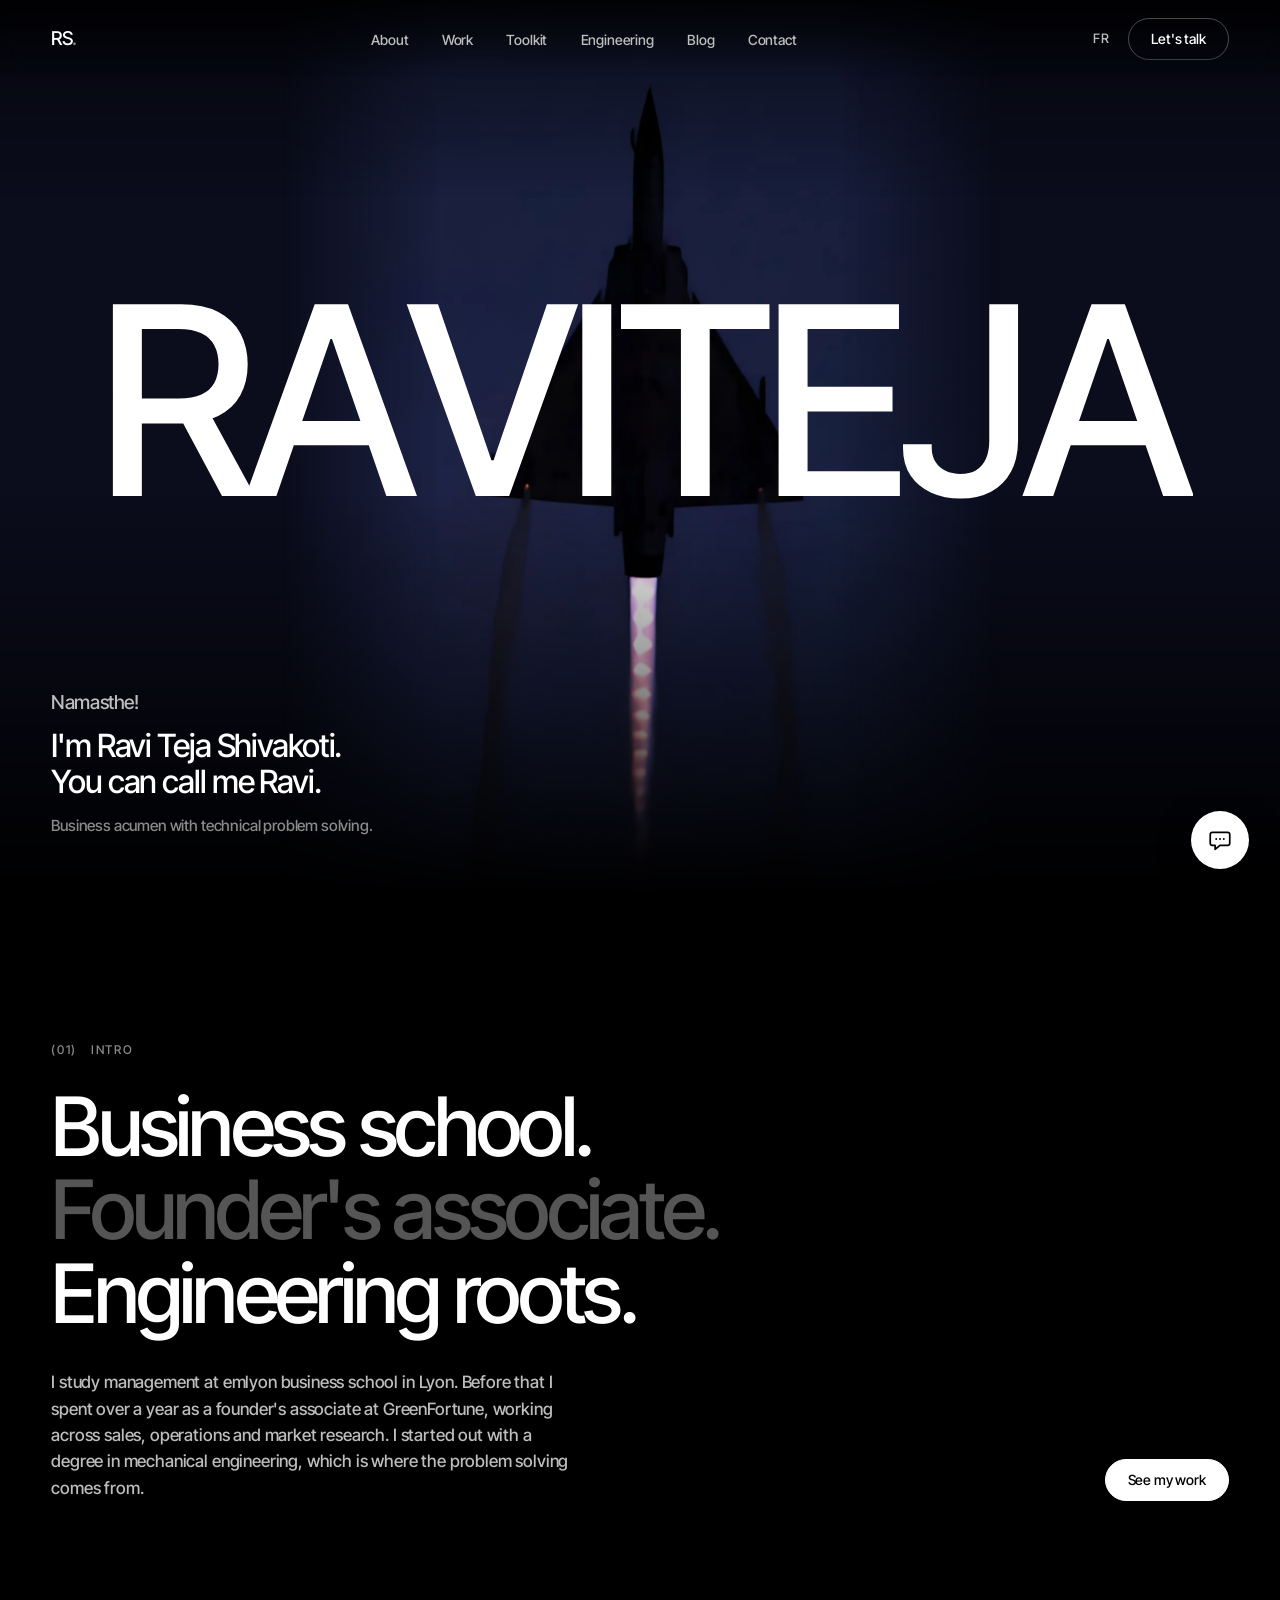
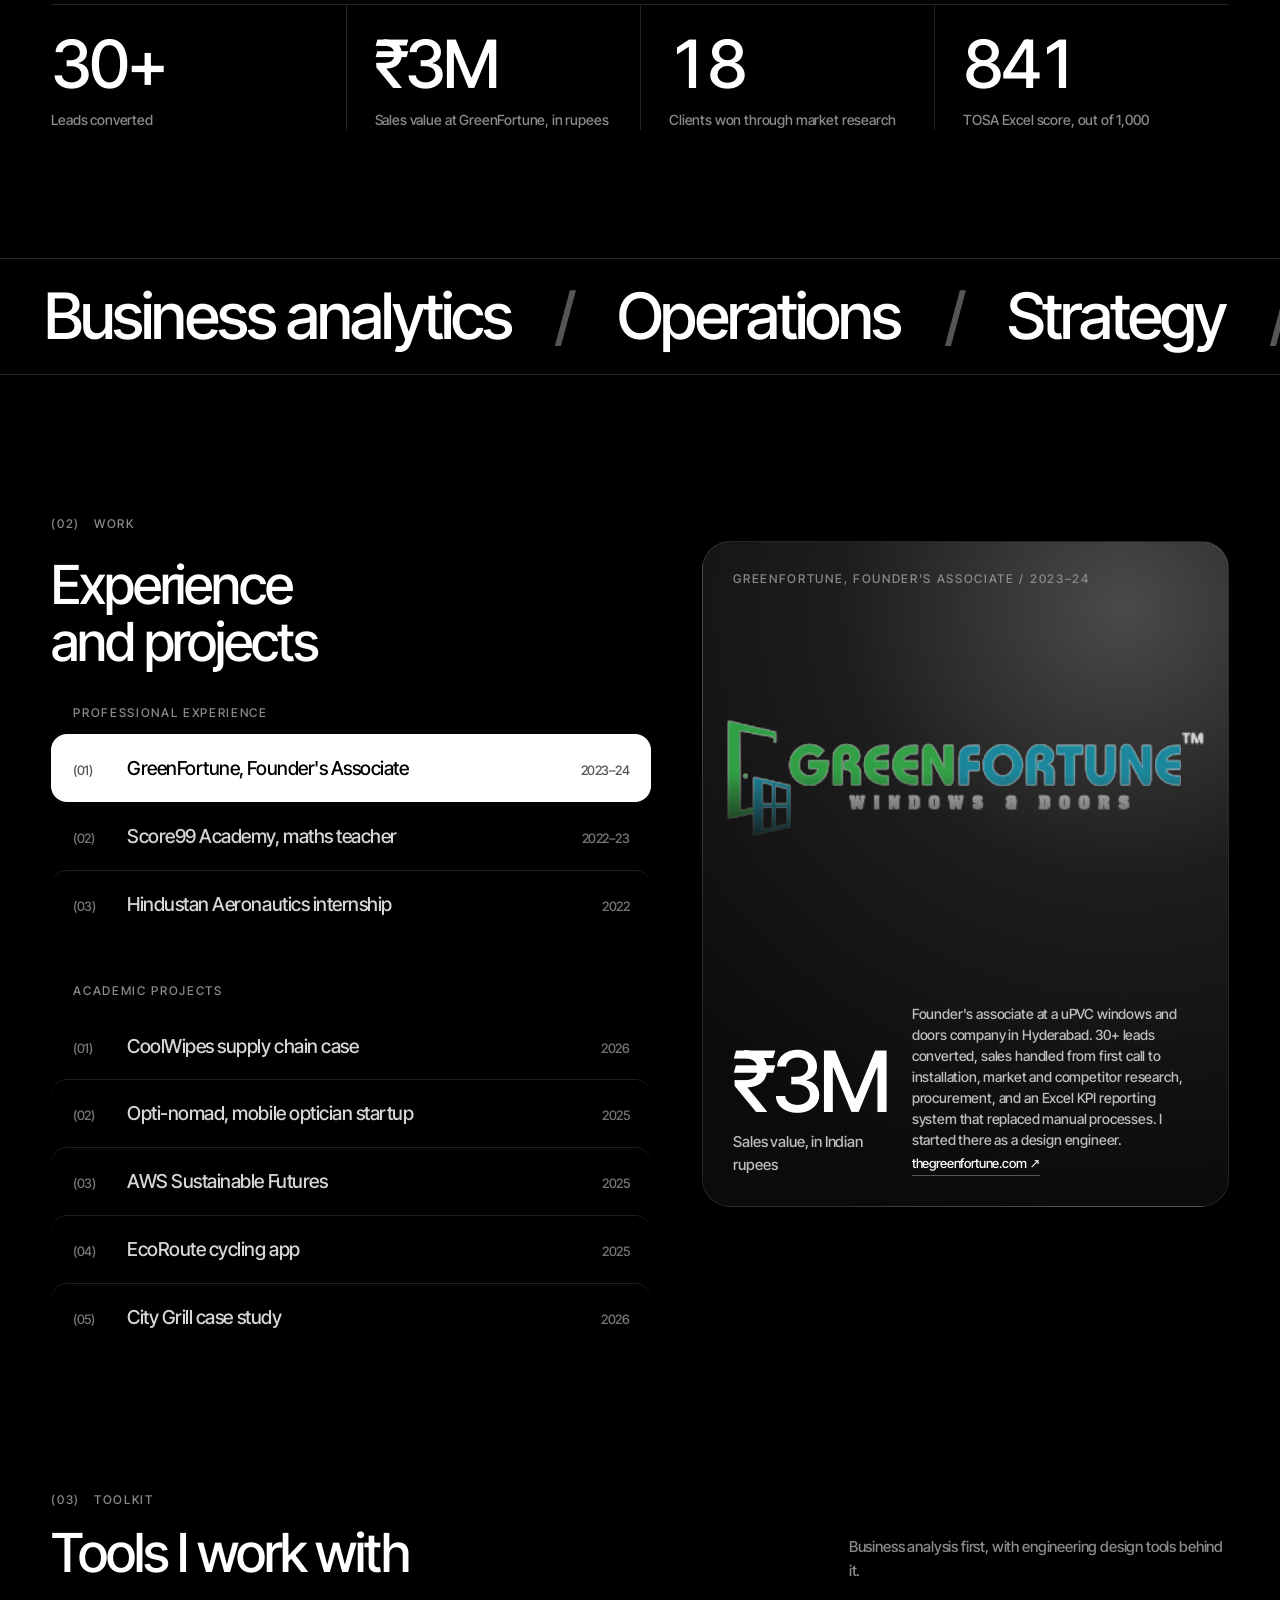
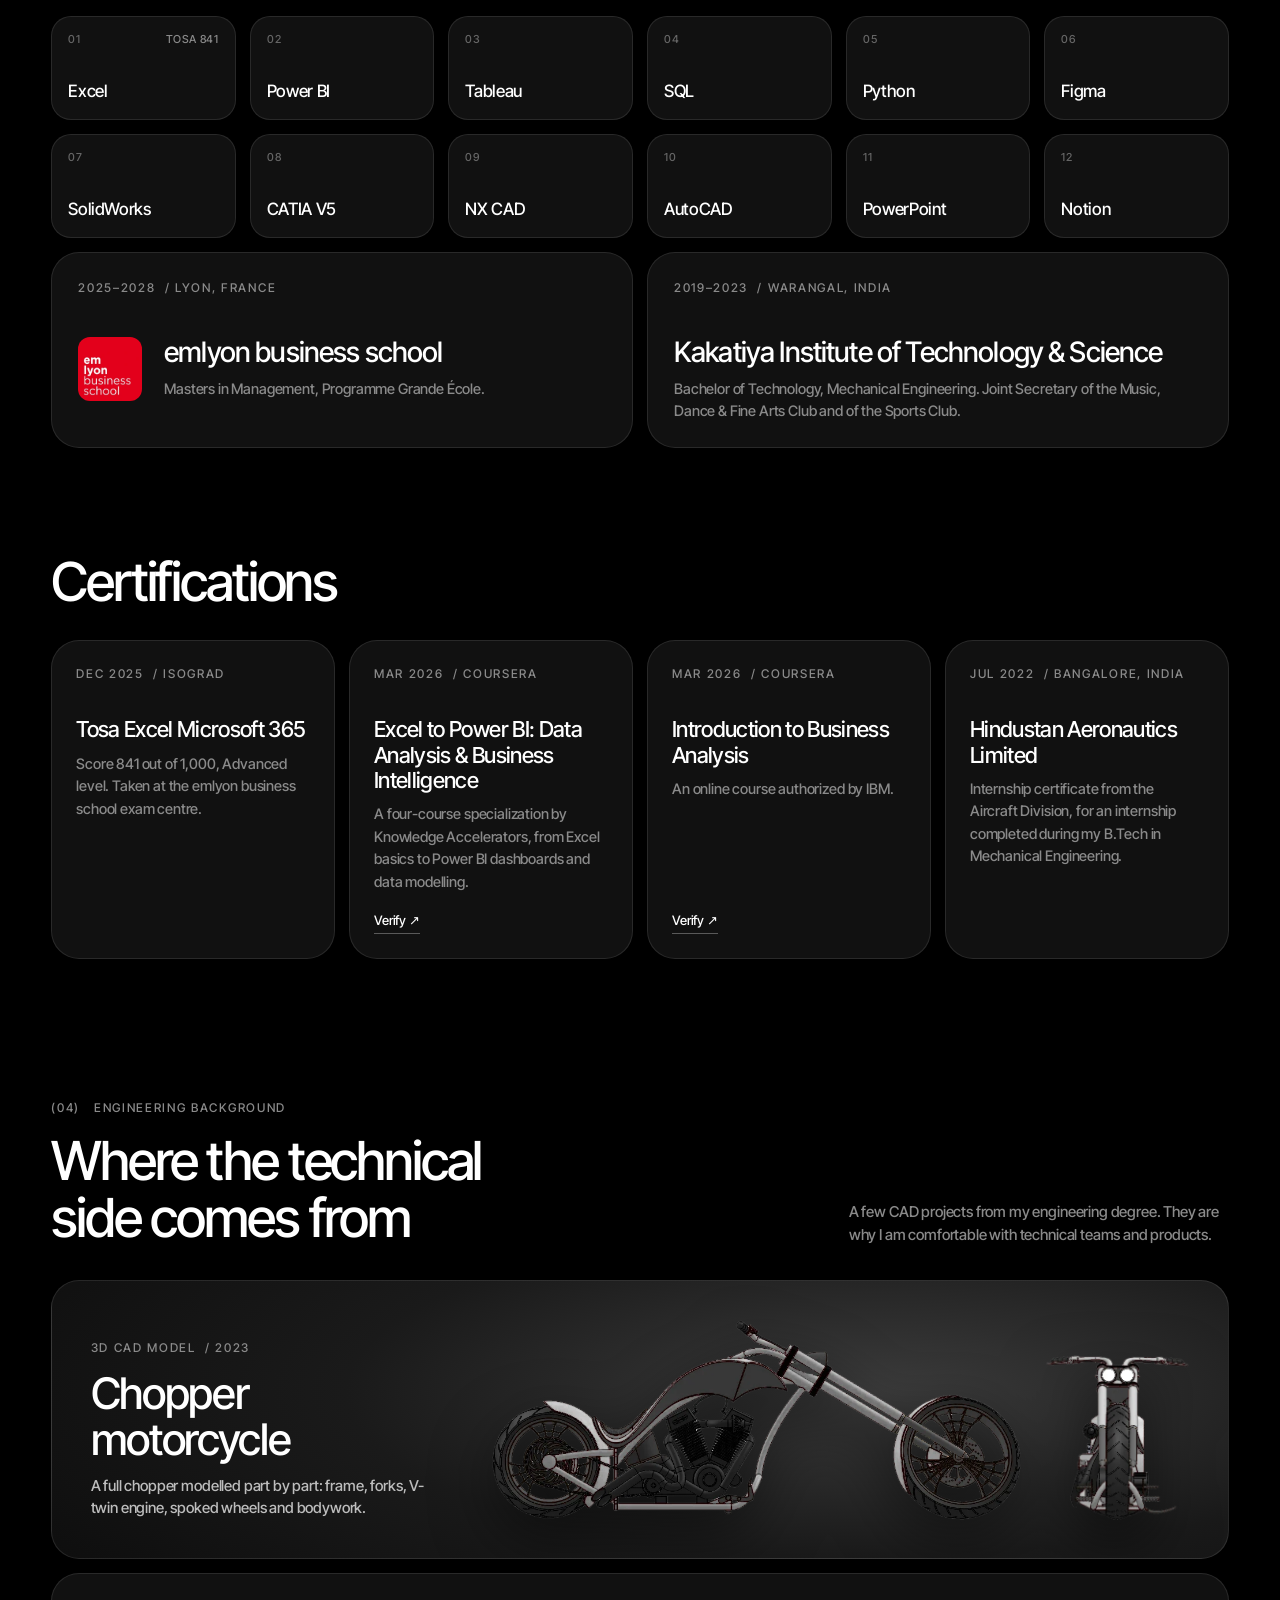
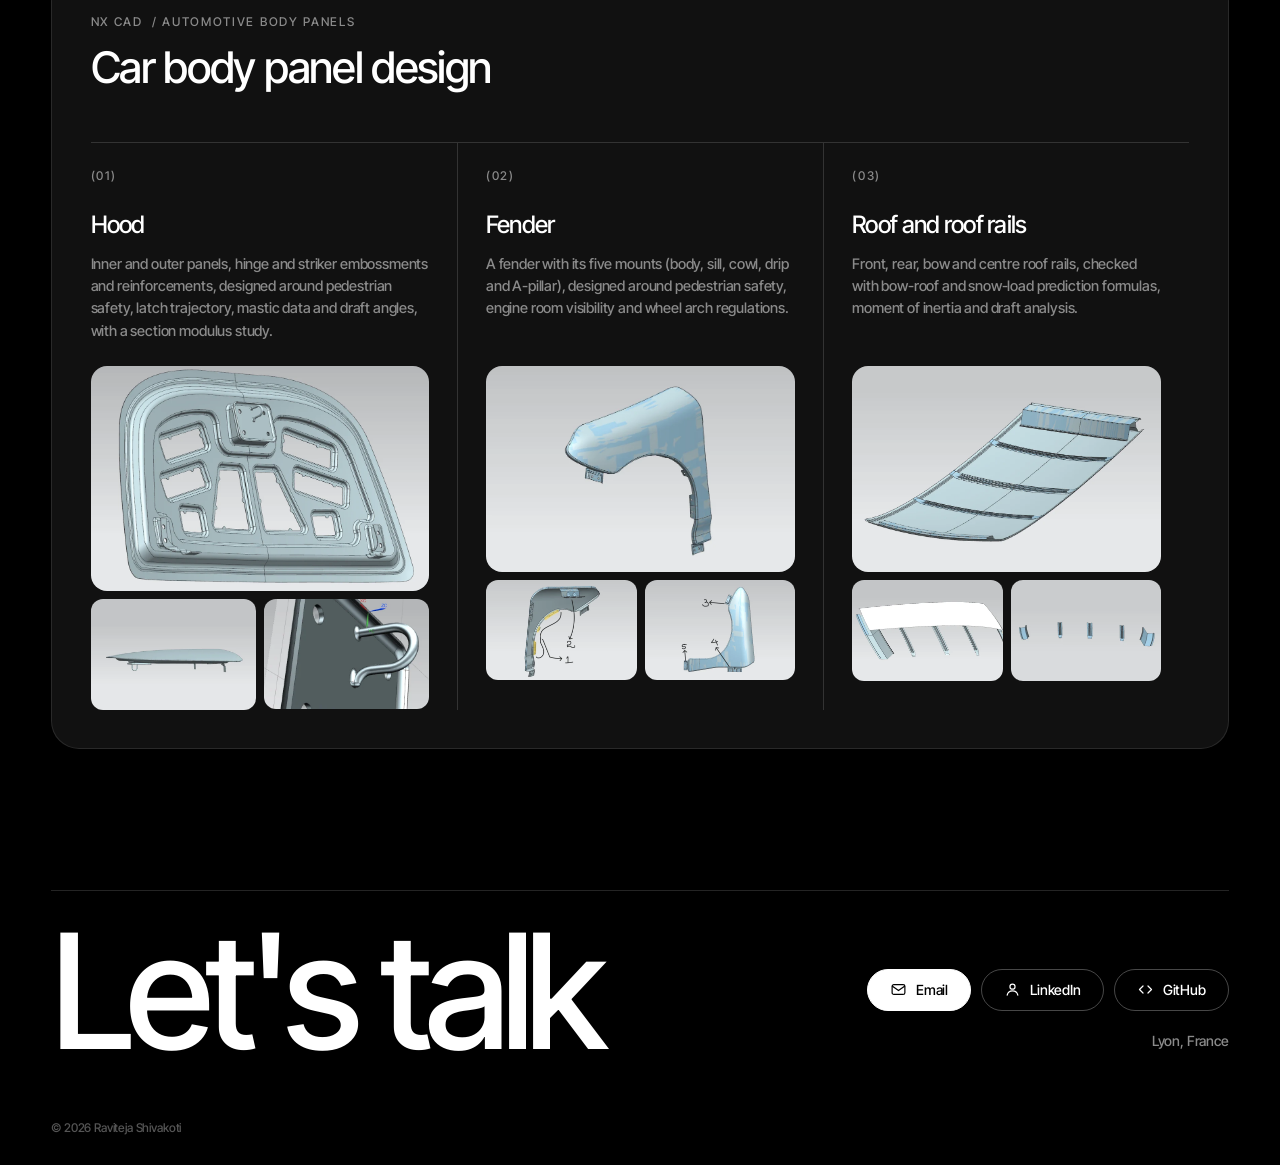
<file: index.html>
<!DOCTYPE html>
<html lang="en">
<head>
<meta charset="utf-8">
<meta name="viewport" content="width=device-width, initial-scale=1">
<title>Raviteja Shivakoti</title>
<meta name="description" content="Raviteja Shivakoti: business acumen with technical problem solving. Management student at emlyon business school, Lyon, with an engineering background.">
<meta property="og:title" content="Raviteja Shivakoti">
<meta property="og:description" content="Business acumen with technical problem solving.">
<meta property="og:type" content="website">
<meta property="og:url" content="https://raviteja.de/">
<link rel="alternate" hreflang="en" href="https://raviteja.de/">
<link rel="alternate" hreflang="fr" href="https://raviteja.de/fr/">
<meta name="theme-color" content="#000000">
<link rel="icon" href="assets/img/favicon.svg" type="image/svg+xml">
<link rel="preload" href="assets/fonts/inter-tight-latin-wght-normal.woff2" as="font" type="font/woff2" crossorigin>
<link rel="stylesheet" href="assets/css/style.css?v=20261116m">
<script>document.documentElement.classList.add('js');</script>
</head>
<body>

<header class="nav" id="top">
  <a class="logo" href="#top" aria-label="Raviteja Shivakoti, home">RS<span>.</span></a>
  <nav class="links" aria-label="Sections">
    <a href="#about">About</a>
    <a href="#work">Work</a>
    <a href="#toolkit">Toolkit</a>
    <a href="#lab">Engineering</a>
    <a href="blog/">Blog</a>
    <a href="#contact">Contact</a>
  </nav>
  <div class="nav-right">
    <a class="lang" href="fr/" hreflang="fr" lang="fr" aria-label="Passer en français">FR</a>
    <a class="pill roll" href="#contact"><span data-t="Let's talk">Let's talk</span></a>
  </div>
</header>

<main>

<!-- HERO -->
<section class="hero">
  <div class="hero-bg" aria-hidden="true"><img src="assets/img/hero-bg.webp" width="1400" height="1984" alt="" fetchpriority="high"></div>
  <h1 class="wordmark" aria-label="Raviteja Shivakoti">
    <span aria-hidden="true"><i>R</i><i>A</i><i>V</i><i>I</i><i>T</i><i>E</i><i>J</i><i>A</i></span>
  </h1>
  <div class="hero-left">
    <p class="hero-hello">Namasthe!</p>
    <p class="hero-line">I'm Ravi Teja Shivakoti.<br>You can call me Ravi.</p>
    <p class="hero-sub">Business acumen with technical problem solving.</p>
  </div>
</section>

<!-- INTRO -->
<section class="section" id="about">
  <p class="tag reveal">(01) &nbsp; Intro</p>
  <h2 class="stack reveal">Business school.<br><span class="dim">Founder's associate.</span><br>Engineering roots.</h2>
  <div class="intro-row reveal">
    <p>I study management at emlyon business school in Lyon. Before that I spent over a year as a founder's associate at GreenFortune, working across sales, operations and market research. I started out with a degree in mechanical engineering, which is where the problem solving comes from.</p>
    <a class="pill solid roll" href="#work"><span data-t="See my work">See my work</span></a>
  </div>
  <div class="stats">
    <div class="stat reveal"><b data-count="30" data-suffix="+">30+</b><span>Leads converted</span></div>
    <div class="stat reveal"><b>₹3M</b><span>Sales value at GreenFortune, in rupees</span></div>
    <div class="stat reveal"><b data-count="18">18</b><span>Clients won through market research</span></div>
    <div class="stat reveal"><b data-count="841">841</b><span>TOSA Excel score, out of 1,000</span></div>
  </div>
</section>

<!-- MARQUEE -->
<div class="marquee" aria-hidden="true">
  <div class="marquee-track">
    <span>Business analytics</span><em>/</em><span>Operations</span><em>/</em><span>Strategy</span><em>/</em><span>Business development</span><em>/</em><span>Market research</span><em>/</em>
    <span>Business analytics</span><em>/</em><span>Operations</span><em>/</em><span>Strategy</span><em>/</em><span>Business development</span><em>/</em><span>Market research</span><em>/</em>
  </div>
</div>

<!-- WORK -->
<section class="section" id="work">
  <p class="tag reveal">(02) &nbsp; Work</p>
  <div class="work">
    <div>
      <h2 class="h2 reveal">Experience<br>and projects</h2>
      <div class="rows reveal">
        <p class="tag group">Professional experience</p>
        <button class="row on" data-url="https://thegreenfortune.com/product/upvc-sliding-window/" data-link="thegreenfortune.com" data-img="assets/img/logo-greenfortune.webp" data-img-alt="GreenFortune Windows &amp; Doors logo" data-stat="₹3M" data-label="Sales value, in Indian rupees" data-text="Founder's associate at a uPVC windows and doors company in Hyderabad. 30+ leads converted, sales handled from first call to installation, market and competitor research, procurement, and an Excel KPI reporting system that replaced manual processes. I started there as a design engineer."><i>(01)</i><span>GreenFortune, Founder's Associate</span><em>2023–24</em></button>
        <button class="row" data-stat="4" data-label="Classes of 30 students" data-img="assets/img/logo-score99.webp" data-img-alt="Score99 Academy logo" data-img-style="banner" data-url="https://score99academy.com/" data-link="score99academy.com" data-text="Taught mathematics to grades 6 to 9 at Score99 Academy, a coaching institute in Secunderabad."><i>(02)</i><span>Score99 Academy, maths teacher</span><em>2022–23</em></button>
        <button class="row" data-stat="20+" data-label="Departments visited" data-img="assets/img/logo-hal.webp" data-img-alt="Hindustan Aeronautics Limited logo" data-url="https://hal-india.co.in/products" data-link="hal-india.co.in" data-text="Summer internship in the Aircraft Division of Hindustan Aeronautics Limited, studying the end-to-end aircraft production lifecycle."><i>(03)</i><span>Hindustan Aeronautics internship</span><em>2022</em></button>
        <p class="tag group">Academic projects</p>
        <button class="row" data-stat="$3.3M" data-label="Modelled saving a year" data-text="Excel models for a US distribution network. Recommended 2 warehouses, taking modelled annual cost from $93.1M to $89.8M and long-haul freight down about 40%."><i>(01)</i><span>CoolWipes supply chain case</span><em>2026</em></button>
        <button class="row" data-stat="9M" data-label="Underserved rural consumers" data-text="Market research, competitor analysis, financial model and business plan for a mobile optician startup, bringing on-site optician services to care homes and homebound people in France."><i>(02)</i><span>Opti-nomad, mobile optician startup</span><em>2025</em></button>
        <button class="row" data-stat="2045" data-label="Scenario horizon" data-text="Strategic foresight in a 7-person team: 21 documented sources on water stress, data governance and decarbonisation, 3 driving forces and 4 strategic recommendations."><i>(03)</i><span>AWS Sustainable Futures</span><em>2025</em></button>
        <button class="row" data-stat="7" data-label="Screens in the Figma mockup" data-text="A mobile app for eco-friendly cycling trips, taken from an ideation workshop to a Figma mockup with user tests at the Makers Lab."><i>(04)</i><span>EcoRoute cycling app</span><em>2025</em></button>
        <button class="row" data-stat="4% → 19%" data-label="Single-table dining" data-text="Consumer behaviour data and a CEO interview: delivery at 5–10% of turnover, staff per restaurant down from 65 to 48, alcohol sales down 9%."><i>(05)</i><span>City Grill case study</span><em>2026</em></button>
      </div>
    </div>
    <aside class="card shot reveal" aria-live="polite">
      <p class="tag shot-title"></p>
      <div class="shot-art" hidden><img alt=""></div>
      <div class="over">
        <div><b class="shot-stat"></b><span class="shot-label"></span></div>
        <div class="shot-side"><p class="shot-text"></p><a class="verify shot-link" target="_blank" rel="noopener" hidden></a></div>
      </div>
    </aside>
  </div>
</section>

<!-- TOOLKIT + EDUCATION -->
<section class="section" id="toolkit">
  <p class="tag reveal">(03) &nbsp; Toolkit</p>
  <div class="head-row reveal">
    <h2 class="h2">Tools I work with</h2>
    <p>Business analysis first, with engineering design tools behind it.</p>
  </div>
  <div class="grid reveal">
    <div class="tile card"><small>01</small>Excel<em>TOSA 841</em></div>
    <div class="tile card"><small>02</small>Power BI</div>
    <div class="tile card"><small>03</small>Tableau</div>
    <div class="tile card"><small>04</small>SQL</div>
    <div class="tile card"><small>05</small>Python</div>
    <div class="tile card"><small>06</small>Figma</div>
    <div class="tile card"><small>07</small>SolidWorks</div>
    <div class="tile card"><small>08</small>CATIA V5</div>
    <div class="tile card"><small>09</small>NX CAD</div>
    <div class="tile card"><small>10</small>AutoCAD</div>
    <div class="tile card"><small>11</small>PowerPoint</div>
    <div class="tile card"><small>12</small>Notion</div>
  </div>
  <div class="edu">
    <article class="card edu-card has-logo reveal">
      <p class="tag">2025–2028 &nbsp;/ Lyon, France</p>
      <img class="edu-logo" src="assets/img/logo-emlyon.webp" width="88" height="88" alt="emlyon business school logo" loading="lazy">
      <h3>emlyon business school</h3>
      <p>Masters in Management, Programme Grande École.</p>
    </article>
    <article class="card edu-card reveal">
      <p class="tag">2019–2023 &nbsp;/ Warangal, India</p>
      <h3>Kakatiya Institute of Technology &amp; Science</h3>
      <p>Bachelor of Technology, Mechanical Engineering. Joint Secretary of the Music, Dance &amp; Fine Arts Club and of the Sports Club.</p>
    </article>
  </div>
  <div class="head-row certs-head reveal" id="certifications">
    <h2 class="h2">Certifications</h2>
  </div>
  <div class="certs">
    <article class="card cert reveal">
      <p class="tag">Dec 2025 &nbsp;/ Isograd</p>
      <h3>Tosa Excel Microsoft 365</h3>
      <p>Score 841 out of 1,000, Advanced level. Taken at the emlyon business school exam centre.</p>
    </article>
    <article class="card cert reveal">
      <p class="tag">Mar 2026 &nbsp;/ Coursera</p>
      <h3>Excel to Power BI: Data Analysis &amp; Business Intelligence</h3>
      <p>A four-course specialization by Knowledge Accelerators, from Excel basics to Power BI dashboards and data modelling.</p>
      <a class="verify" href="https://coursera.org/verify/specialization/86GVDYHRVKID" target="_blank" rel="noopener">Verify &#8599;</a>
    </article>
    <article class="card cert reveal">
      <p class="tag">Mar 2026 &nbsp;/ Coursera</p>
      <h3>Introduction to Business Analysis</h3>
      <p>An online course authorized by IBM.</p>
      <a class="verify" href="https://coursera.org/verify/S2CHT6IKHNEI" target="_blank" rel="noopener">Verify &#8599;</a>
    </article>
    <article class="card cert reveal">
      <p class="tag">Jul 2022 &nbsp;/ Bangalore, India</p>
      <h3>Hindustan Aeronautics Limited</h3>
      <p>Internship certificate from the Aircraft Division, for an internship completed during my B.Tech in Mechanical Engineering.</p>
    </article>
  </div>
</section>

<!-- DESIGN LAB -->
<section class="section" id="lab">
  <p class="tag reveal">(04) &nbsp; Engineering background</p>
  <div class="head-row reveal">
    <h2 class="h2">Where the technical<br>side comes from</h2>
    <p>A few CAD projects from my engineering degree. They are why I am comfortable with technical teams and products.</p>
  </div>
  <div class="lab">
    <article class="card feature reveal">
      <div class="feature-text">
        <p class="tag">3D CAD model &nbsp;/ 2023</p>
        <h3>Chopper motorcycle</h3>
        <p>A full chopper modelled part by part: frame, forks, V-twin engine, spoked wheels and bodywork.</p>
      </div>
      <div class="feature-views">
        <img src="assets/img/chopper-side.webp" width="917" height="347" alt="Side view of a silver chopper motorcycle CAD model" loading="lazy">
        <img class="front" src="assets/img/chopper-front.webp" width="297" height="343" alt="Front view of the same model" loading="lazy">
      </div>
    </article>
    <article class="card nx reveal">
      <div class="nx-head">
        <p class="tag">NX CAD &nbsp;/ Automotive body panels</p>
        <h3>Car body panel design</h3>
      </div>
      <div class="nx-cols">
        <div>
          <p class="tag">(01)</p>
          <h4>Hood</h4>
          <p>Inner and outer panels, hinge and striker embossments and reinforcements, designed around pedestrian safety, latch trajectory, mastic data and draft angles, with a section modulus study.</p>
          <div class="shots">
            <img class="main" src="assets/img/hood-inner.webp" width="1000" height="667" alt="Hood inner panel CAD model" loading="lazy">
            <img src="assets/img/hood-profile.webp" width="600" height="400" alt="Side profile of the assembled hood" loading="lazy">
            <img src="assets/img/hood-striker.webp" width="600" height="400" alt="Hood striker on its mounting plate" loading="lazy">
          </div>
        </div>
        <div>
          <p class="tag">(02)</p>
          <h4>Fender</h4>
          <p>A fender with its five mounts (body, sill, cowl, drip and A-pillar), designed around pedestrian safety, engine room visibility and wheel arch regulations.</p>
          <div class="shots">
            <img class="main" src="assets/img/fender-skin.webp" width="1000" height="667" alt="Fender CAD model" loading="lazy">
            <img src="assets/img/fender-mounts-1.webp" width="600" height="400" alt="Inside of the fender with two mounts marked" loading="lazy">
            <img src="assets/img/fender-mounts-2.webp" width="600" height="400" alt="Fender with three mounts marked" loading="lazy">
          </div>
        </div>
        <div>
          <p class="tag">(03)</p>
          <h4>Roof and roof rails</h4>
          <p>Front, rear, bow and centre roof rails, checked with bow-roof and snow-load prediction formulas, moment of inertia and draft analysis.</p>
          <div class="shots">
            <img class="main" src="assets/img/roof-assembly.webp" width="1000" height="667" alt="Roof panel with its rails, seen from below" loading="lazy">
            <img src="assets/img/roof-rails.webp" width="600" height="400" alt="Roof panel lifted off its rails" loading="lazy">
            <img src="assets/img/roof-rail-set.webp" width="600" height="400" alt="The five roof rails side by side" loading="lazy">
          </div>
        </div>
      </div>
    </article>
  </div>
</section>

</main>

<!-- CONTACT -->
<footer class="section contact" id="contact">
  <div class="contact-inner">
    <h2 class="big reveal">Let's talk</h2>
    <div class="side reveal">
      <div class="btns">
        <a class="pill solid roll" href="mailto:raviteja.shivakoti@edu.em-lyon.com"><svg class="ic" viewBox="0 0 24 24" aria-hidden="true"><rect x="3" y="5" width="18" height="14" rx="2.5"/><path d="M3.5 7.5 12 13.5l8.5-6"/></svg><span data-t="Email">Email</span></a>
        <a class="pill roll" href="https://www.linkedin.com/in/raviteja-shivakoti" target="_blank" rel="noopener"><svg class="ic" viewBox="0 0 24 24" aria-hidden="true"><circle cx="12" cy="8" r="3.6"/><path d="M4.5 20c.8-4 3.7-6 7.5-6s6.700 2 7.500 6"/></svg><span data-t="LinkedIn">LinkedIn</span></a>
        <a class="pill roll" href="https://github.com/ravitejaofficial007-cp" target="_blank" rel="noopener"><svg class="ic" viewBox="0 0 24 24" aria-hidden="true"><path d="m8.500 7-5 5 5 5M15.500 7l5 5-5 5"/></svg><span data-t="GitHub">GitHub</span></a>
      </div>
      <p>Lyon, France</p>
    </div>
  </div>
  <p class="fine">© <span id="year">2026</span> Raviteja Shivakoti</p>
</footer>

<button class="chat-fab" type="button" aria-label="Chat assistant" aria-expanded="false" aria-controls="chat-tip">
  <svg viewBox="0 0 24 24" aria-hidden="true"><path d="M5 5h14a2 2 0 0 1 2 2v8a2 2 0 0 1-2 2h-7l-4.500 3.500V17H5a2 2 0 0 1-2-2V7a2 2 0 0 1 2-2Z"/><circle cx="8.500" cy="11" r=".9"/><circle cx="12" cy="11" r=".9"/><circle cx="15.500" cy="11" r=".9"/></svg>
</button>
<p class="chat-tip card" id="chat-tip" role="status" hidden>Chat assistant coming soon.</p>

<script src="assets/js/main.js?v=20261116m" defer></script>
</body>
</html>
</file>
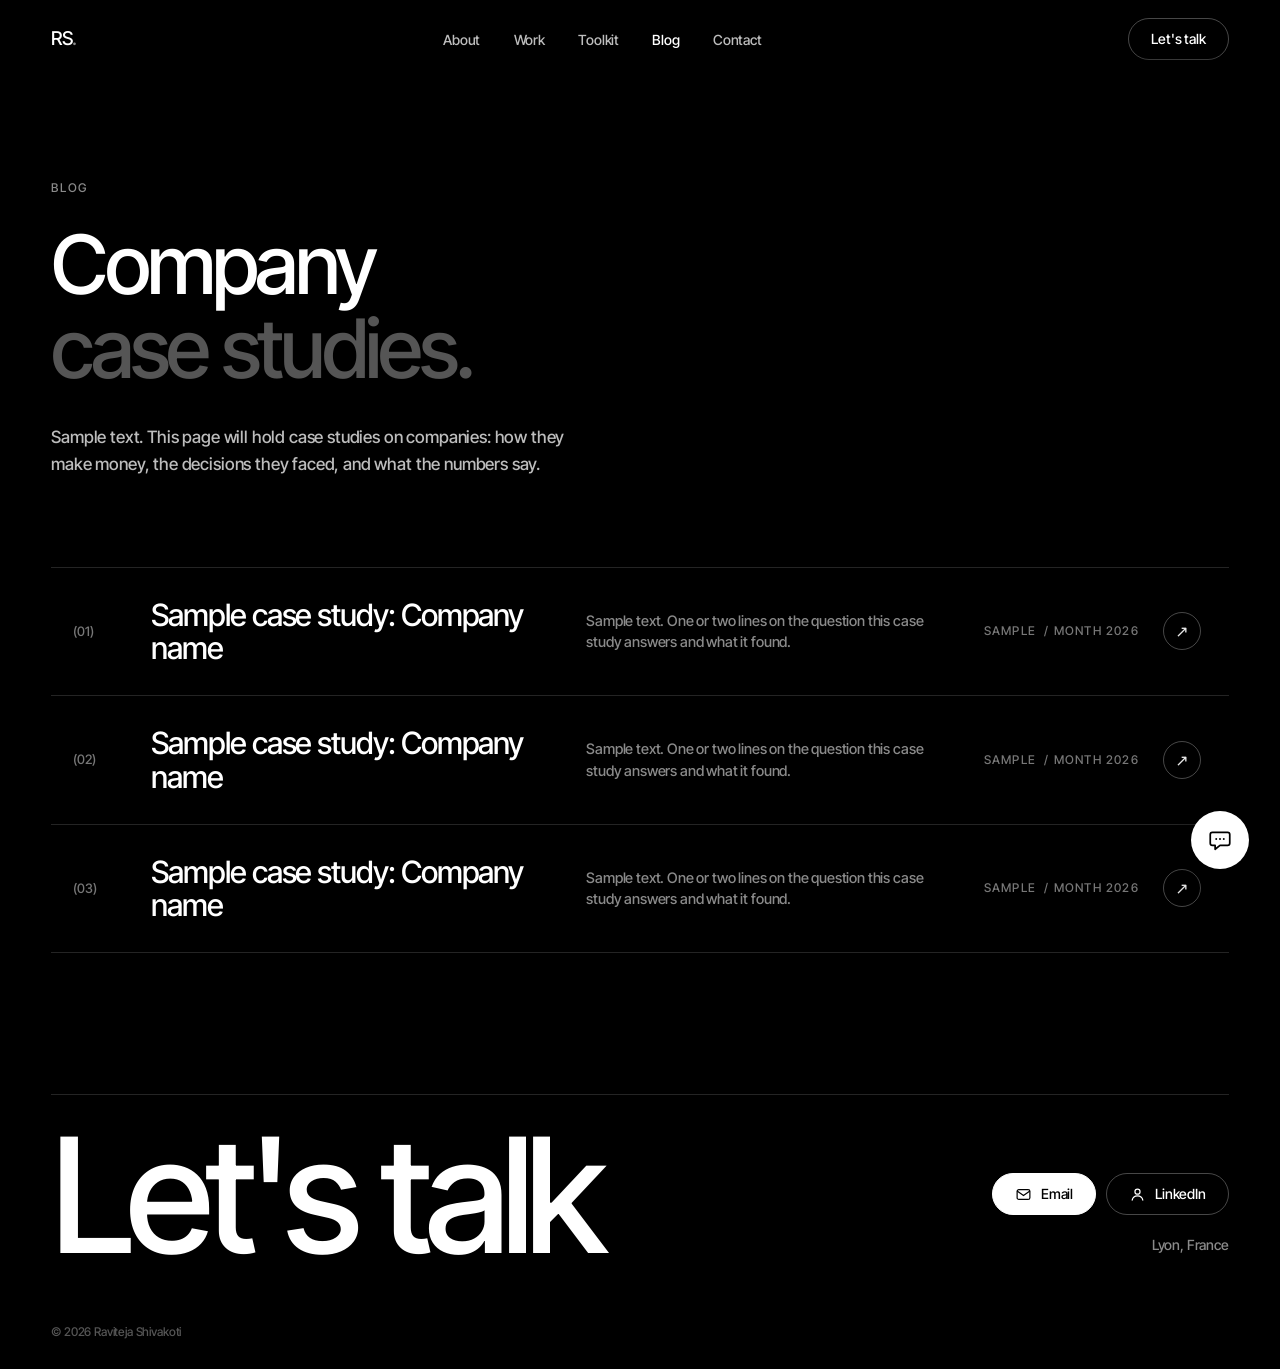
<file: blog/index.html>
<!DOCTYPE html>
<html lang="en">
<head>
<meta charset="utf-8">
<meta name="viewport" content="width=device-width, initial-scale=1">
<title>Blog | Raviteja Shivakoti</title>
<meta name="description" content="Company case studies by Raviteja Shivakoti.">
<meta name="robots" content="noindex">
<meta name="theme-color" content="#000000">
<link rel="icon" href="../assets/img/favicon.svg" type="image/svg+xml">
<link rel="preload" href="../assets/fonts/inter-tight-latin-wght-normal.woff2" as="font" type="font/woff2" crossorigin>
<link rel="stylesheet" href="../assets/css/style.css?v=20261116m">
<script>document.documentElement.classList.add('js');</script>
</head>
<body>

<header class="nav" id="top">
  <a class="logo" href="../" aria-label="Raviteja Shivakoti, home">RS<span>.</span></a>
  <nav class="links" aria-label="Sections">
    <a href="../#about">About</a>
    <a href="../#work">Work</a>
    <a href="../#toolkit">Toolkit</a>
    <a href="./" aria-current="page">Blog</a>
    <a href="../#contact">Contact</a>
  </nav>
  <a class="pill roll" href="../#contact"><span data-t="Let's talk">Let's talk</span></a>
</header>

<main>
<section class="section page-head">
  <p class="tag reveal">Blog</p>
  <h1 class="stack reveal">Company<br><span class="dim">case studies.</span></h1>
  <div class="intro-row reveal">
    <p>Sample text. This page will hold case studies on companies: how they make money, the decisions they faced, and what the numbers say.</p>
  </div>
  <div class="posts">
    <a class="post-row reveal" href="sample-case-study.html">
      <i>(01)</i>
      <span class="post-title">Sample case study: Company name</span>
      <span class="post-sum">Sample text. One or two lines on the question this case study answers and what it found.</span>
      <em>Sample &nbsp;/ Month 2026</em>
      <b aria-hidden="true">&#8599;</b>
    </a>
    <a class="post-row reveal" href="sample-case-study.html">
      <i>(02)</i>
      <span class="post-title">Sample case study: Company name</span>
      <span class="post-sum">Sample text. One or two lines on the question this case study answers and what it found.</span>
      <em>Sample &nbsp;/ Month 2026</em>
      <b aria-hidden="true">&#8599;</b>
    </a>
    <a class="post-row reveal" href="sample-case-study.html">
      <i>(03)</i>
      <span class="post-title">Sample case study: Company name</span>
      <span class="post-sum">Sample text. One or two lines on the question this case study answers and what it found.</span>
      <em>Sample &nbsp;/ Month 2026</em>
      <b aria-hidden="true">&#8599;</b>
    </a>
  </div>
</section>
</main>

<footer class="section contact">
  <div class="contact-inner">
    <h2 class="big reveal">Let's talk</h2>
    <div class="side reveal">
      <div class="btns">
        <a class="pill solid roll" href="mailto:raviteja.shivakoti@edu.em-lyon.com"><svg class="ic" viewBox="0 0 24 24" aria-hidden="true"><rect x="3" y="5" width="18" height="14" rx="2.5"/><path d="M3.5 7.5 12 13.5l8.5-6"/></svg><span data-t="Email">Email</span></a>
        <a class="pill roll" href="https://www.linkedin.com/in/raviteja-shivakoti" target="_blank" rel="noopener"><svg class="ic" viewBox="0 0 24 24" aria-hidden="true"><circle cx="12" cy="8" r="3.6"/><path d="M4.5 20c.8-4 3.7-6 7.5-6s6.700 2 7.500 6"/></svg><span data-t="LinkedIn">LinkedIn</span></a>
      </div>
      <p>Lyon, France</p>
    </div>
  </div>
  <p class="fine">© <span id="year">2026</span> Raviteja Shivakoti</p>
</footer>

<button class="chat-fab" type="button" aria-label="Chat assistant" aria-expanded="false" aria-controls="chat-tip">
  <svg viewBox="0 0 24 24" aria-hidden="true"><path d="M5 5h14a2 2 0 0 1 2 2v8a2 2 0 0 1-2 2h-7l-4.500 3.500V17H5a2 2 0 0 1-2-2V7a2 2 0 0 1 2-2Z"/><circle cx="8.500" cy="11" r=".9"/><circle cx="12" cy="11" r=".9"/><circle cx="15.500" cy="11" r=".9"/></svg>
</button>
<p class="chat-tip card" id="chat-tip" role="status" hidden>Chat assistant coming soon.</p>

<script src="../assets/js/main.js?v=20261116m" defer></script>
</body>
</html>
</file>
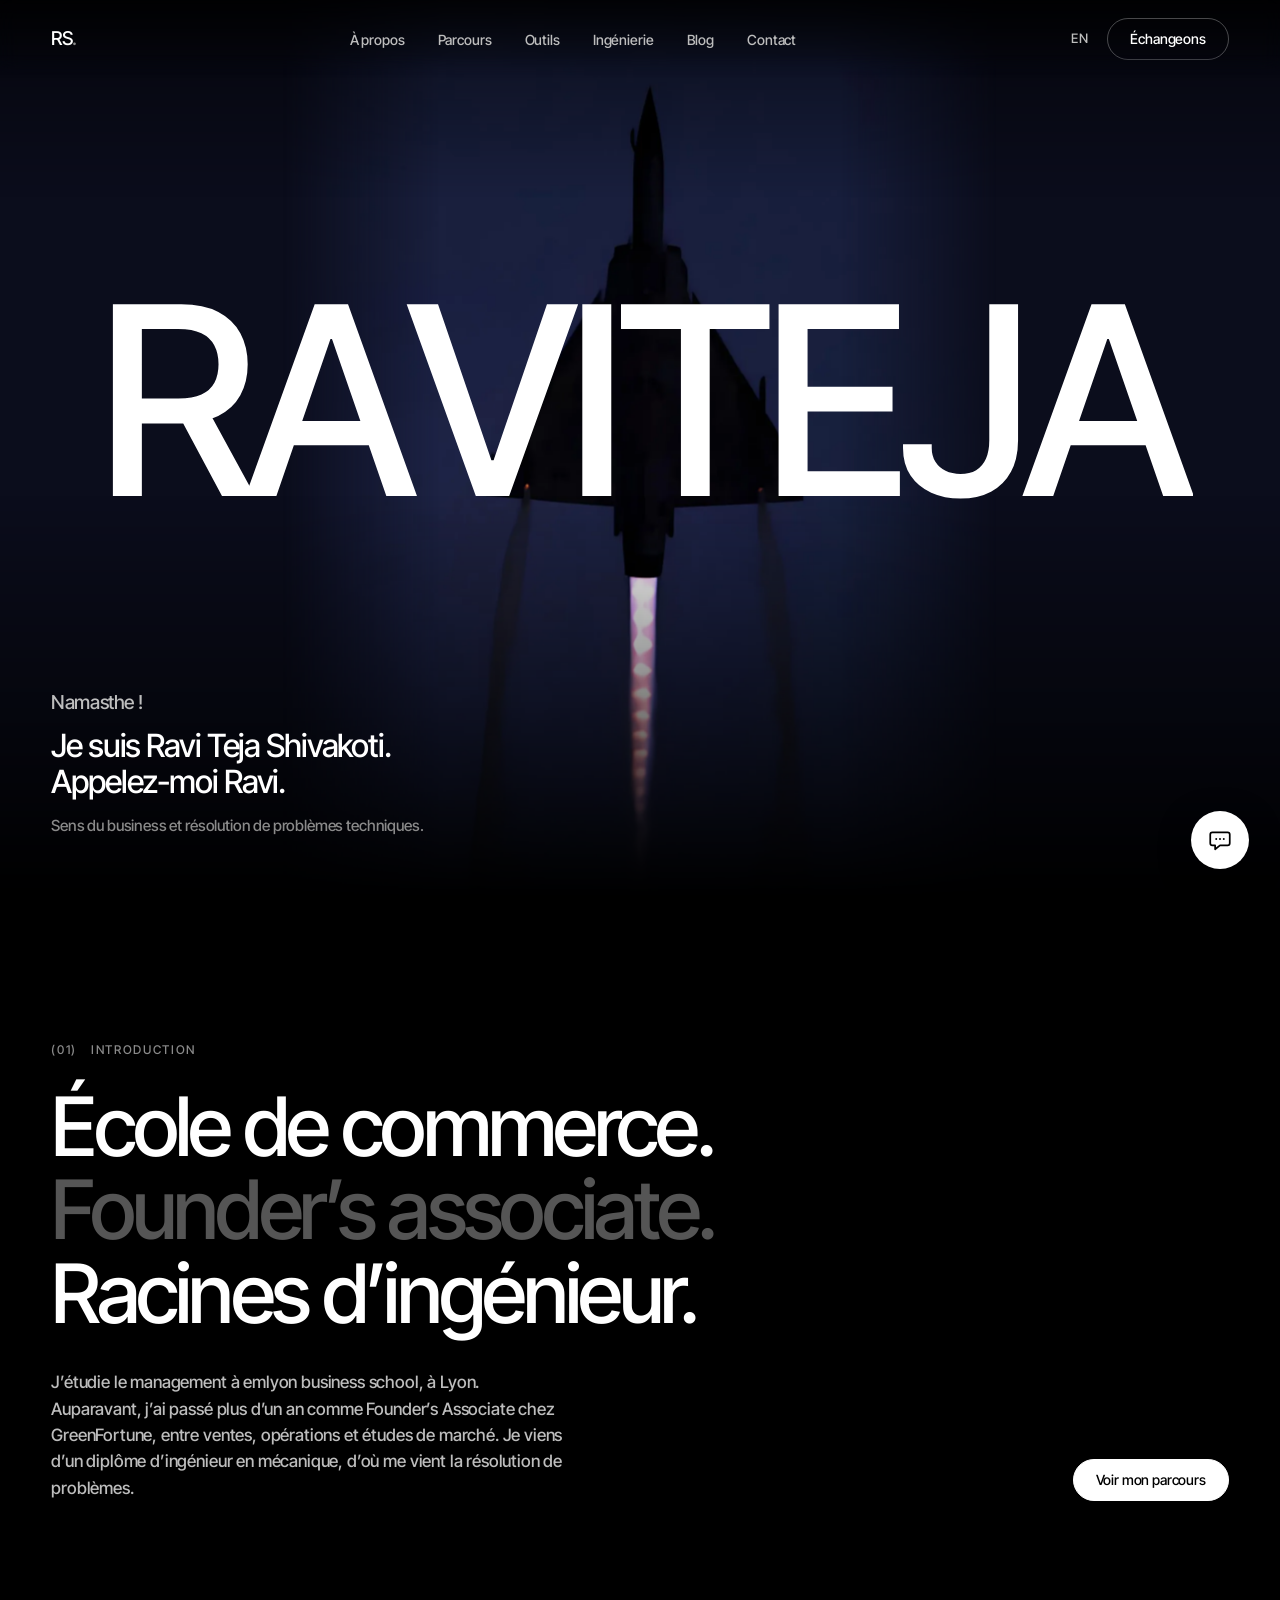
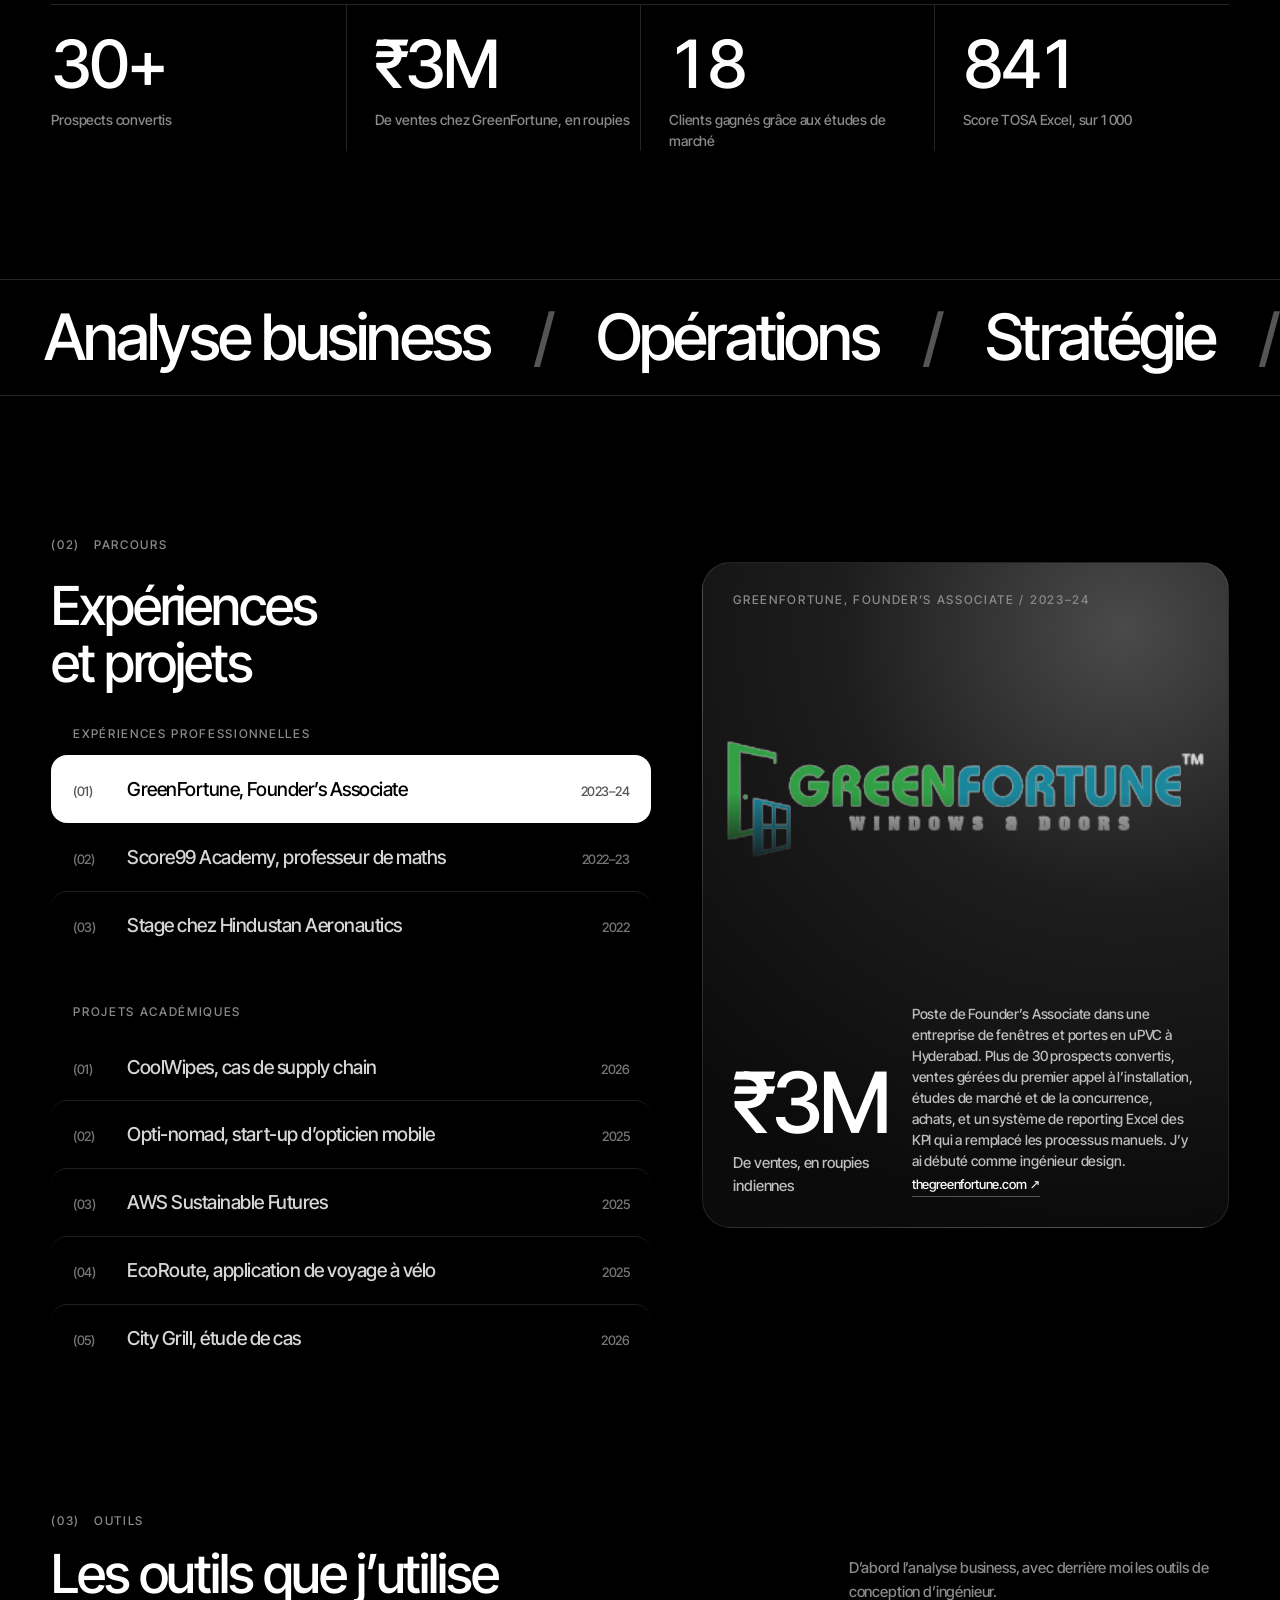
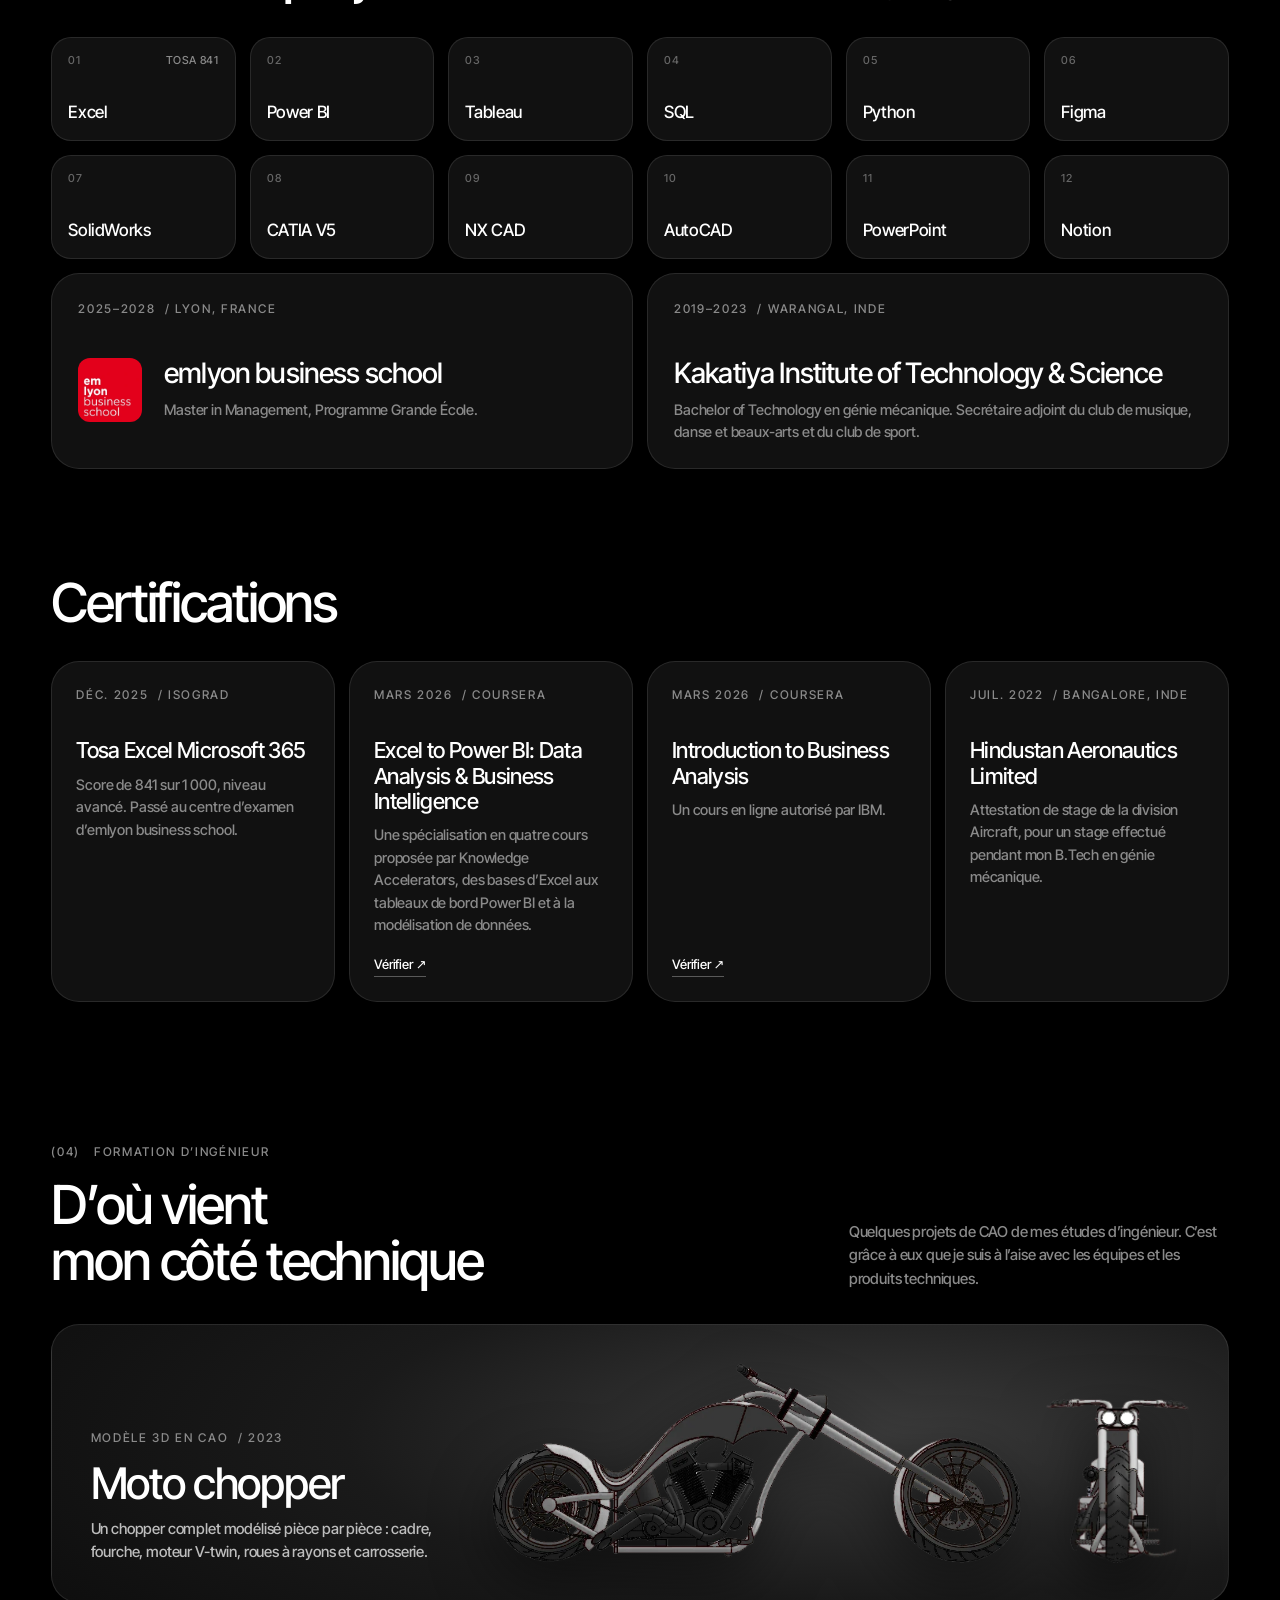
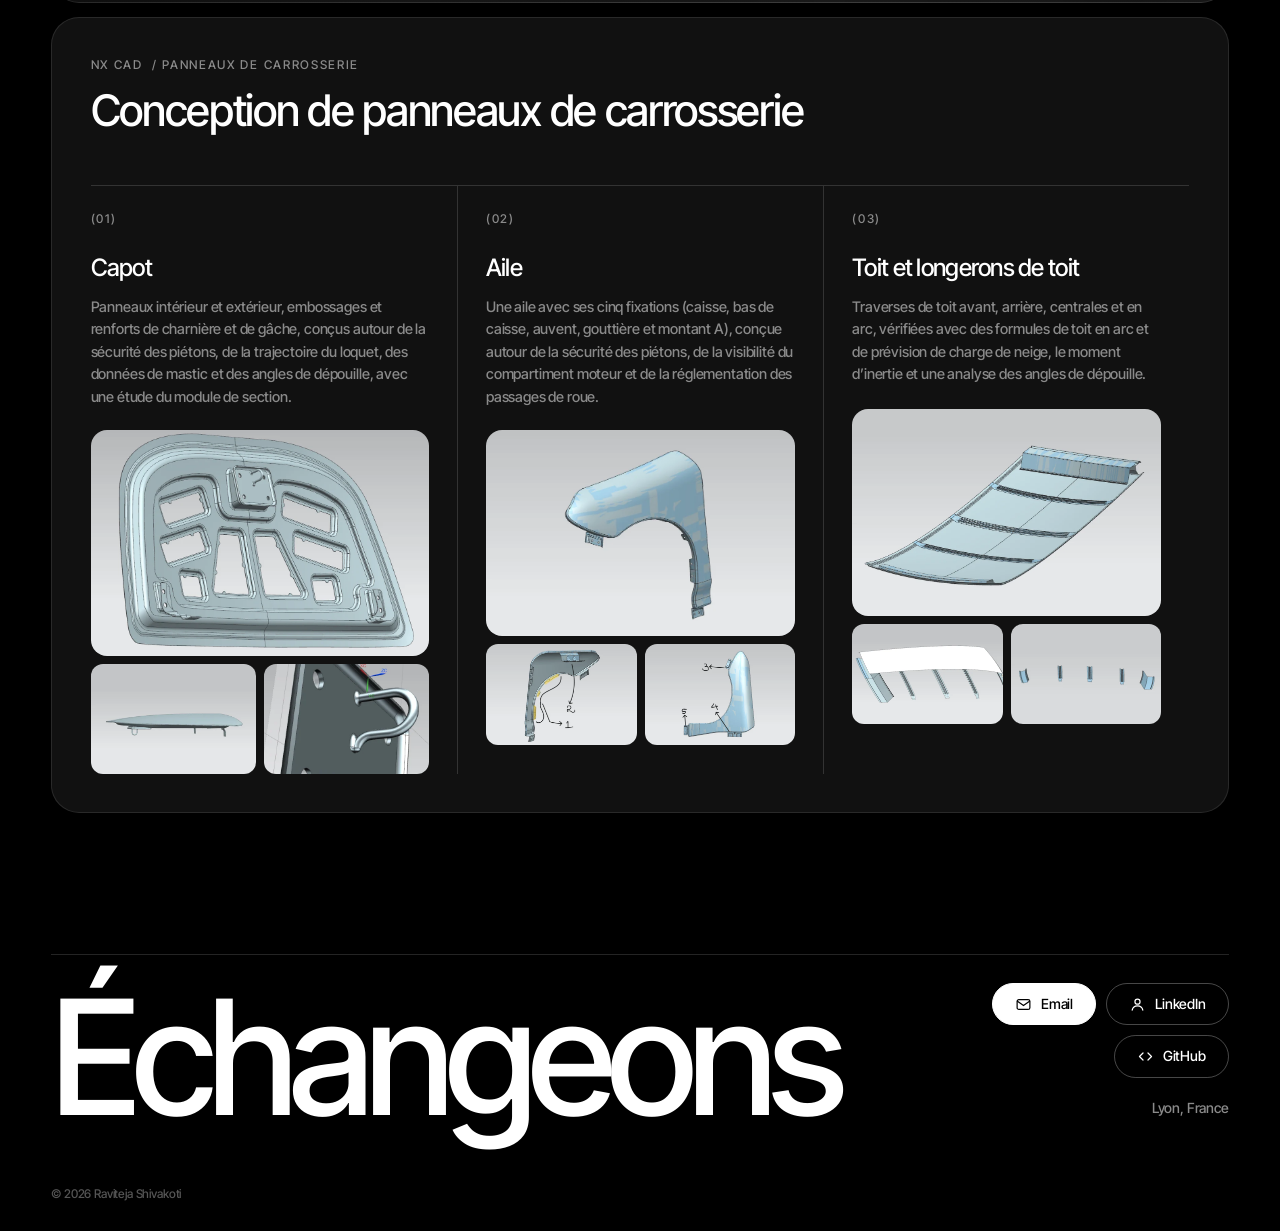
<file: fr/index.html>
<!DOCTYPE html>
<html lang="fr">
<head>
<meta charset="utf-8">
<meta name="viewport" content="width=device-width, initial-scale=1">
<title>Raviteja Shivakoti, portfolio</title>
<meta name="description" content="Raviteja Shivakoti : sens du business et résolution de problèmes techniques. Étudiant en management à emlyon business school, Lyon, avec une formation d’ingénieur.">
<meta property="og:title" content="Raviteja Shivakoti">
<meta property="og:description" content="Sens du business et résolution de problèmes techniques.">
<meta property="og:locale" content="fr_FR">
<meta property="og:type" content="website">
<meta property="og:url" content="https://raviteja.de/fr/">
<link rel="alternate" hreflang="en" href="https://raviteja.de/">
<link rel="alternate" hreflang="fr" href="https://raviteja.de/fr/">
<meta name="theme-color" content="#000000">
<link rel="icon" href="../assets/img/favicon.svg" type="image/svg+xml">
<link rel="preload" href="../assets/fonts/inter-tight-latin-wght-normal.woff2" as="font" type="font/woff2" crossorigin>
<link rel="stylesheet" href="../assets/css/style.css?v=20261116m">
<script>document.documentElement.classList.add('js');</script>
</head>
<body>

<header class="nav" id="top">
  <a class="logo" href="#top" aria-label="Raviteja Shivakoti, accueil">RS<span>.</span></a>
  <nav class="links" aria-label="Sections">
    <a href="#about">À propos</a>
    <a href="#work">Parcours</a>
    <a href="#toolkit">Outils</a>
    <a href="#lab">Ingénierie</a>
    <a href="../blog/">Blog</a>
    <a href="#contact">Contact</a>
  </nav>
  <div class="nav-right">
    <a class="lang" href="../" hreflang="en" lang="en" aria-label="Switch to English">EN</a>
    <a class="pill roll" href="#contact"><span data-t="Échangeons">Échangeons</span></a>
  </div>
</header>

<main>

<!-- HERO -->
<section class="hero">
  <div class="hero-bg" aria-hidden="true"><img src="../assets/img/hero-bg.webp" width="1400" height="1984" alt="" fetchpriority="high"></div>
  <h1 class="wordmark" aria-label="Raviteja Shivakoti">
    <span aria-hidden="true"><i>R</i><i>A</i><i>V</i><i>I</i><i>T</i><i>E</i><i>J</i><i>A</i></span>
  </h1>
  <div class="hero-left">
    <p class="hero-hello">Namasthe !</p>
    <p class="hero-line">Je suis Ravi Teja Shivakoti.<br>Appelez-moi Ravi.</p>
    <p class="hero-sub">Sens du business et résolution de problèmes techniques.</p>
  </div>
</section>

<!-- INTRO -->
<section class="section" id="about">
  <p class="tag reveal">(01) &nbsp; Introduction</p>
  <h2 class="stack reveal">École de commerce.<br><span class="dim">Founder’s associate.</span><br>Racines d’ingénieur.</h2>
  <div class="intro-row reveal">
    <p>J’étudie le management à emlyon business school, à Lyon. Auparavant, j’ai passé plus d’un an comme Founder’s Associate chez GreenFortune, entre ventes, opérations et études de marché. Je viens d’un diplôme d’ingénieur en mécanique, d’où me vient la résolution de problèmes.</p>
    <a class="pill solid roll" href="#work"><span data-t="Voir mon parcours">Voir mon parcours</span></a>
  </div>
  <div class="stats">
    <div class="stat reveal"><b data-count="30" data-suffix="+">30+</b><span>Prospects convertis</span></div>
    <div class="stat reveal"><b>₹3M</b><span>De ventes chez GreenFortune, en roupies</span></div>
    <div class="stat reveal"><b data-count="18">18</b><span>Clients gagnés grâce aux études de marché</span></div>
    <div class="stat reveal"><b data-count="841">841</b><span>Score TOSA Excel, sur 1 000</span></div>
  </div>
</section>

<!-- MARQUEE -->
<div class="marquee" aria-hidden="true">
  <div class="marquee-track">
    <span>Analyse business</span><em>/</em><span>Opérations</span><em>/</em><span>Stratégie</span><em>/</em><span>Développement commercial</span><em>/</em><span>Études de marché</span><em>/</em>
    <span>Analyse business</span><em>/</em><span>Opérations</span><em>/</em><span>Stratégie</span><em>/</em><span>Développement commercial</span><em>/</em><span>Études de marché</span><em>/</em>
  </div>
</div>

<!-- WORK -->
<section class="section" id="work">
  <p class="tag reveal">(02) &nbsp; Parcours</p>
  <div class="work">
    <div>
      <h2 class="h2 reveal">Expériences<br>et projets</h2>
      <div class="rows reveal">
        <p class="tag group">Expériences professionnelles</p>
        <button class="row on" data-url="https://thegreenfortune.com/product/upvc-sliding-window/" data-link="thegreenfortune.com" data-img="../assets/img/logo-greenfortune.webp" data-img-alt="GreenFortune Windows &amp; Doors logo" data-stat="₹3M" data-label="De ventes, en roupies indiennes" data-text="Poste de Founder’s Associate dans une entreprise de fenêtres et portes en uPVC à Hyderabad. Plus de 30 prospects convertis, ventes gérées du premier appel à l’installation, études de marché et de la concurrence, achats, et un système de reporting Excel des KPI qui a remplacé les processus manuels. J’y ai débuté comme ingénieur design."><i>(01)</i><span>GreenFortune, Founder’s Associate</span><em>2023–24</em></button>
        <button class="row" data-stat="4" data-label="Classes de 30 élèves" data-img="../assets/img/logo-score99.webp" data-img-alt="Score99 Academy logo" data-img-style="banner" data-url="https://score99academy.com/" data-link="score99academy.com" data-text="Enseignement des mathématiques de la 6e à la 3e (grades 6 à 9) à Score99 Academy, un institut de soutien scolaire à Secunderabad."><i>(02)</i><span>Score99 Academy, professeur de maths</span><em>2022–23</em></button>
        <button class="row" data-stat="20+" data-label="Départements visités" data-img="../assets/img/logo-hal.webp" data-img-alt="Hindustan Aeronautics Limited logo" data-url="https://hal-india.co.in/products" data-link="hal-india.co.in" data-text="Stage d’été à la division Aircraft de Hindustan Aeronautics Limited, pour étudier tout le cycle de production d’un avion, de bout en bout."><i>(03)</i><span>Stage chez Hindustan Aeronautics</span><em>2022</em></button>
        <p class="tag group">Projets académiques</p>
        <button class="row" data-stat="3,3 M$" data-label="D’économie annuelle modélisée" data-text="Modèles Excel pour un réseau de distribution américain. Recommandation de 2 entrepôts, ce qui fait passer le coût annuel modélisé de 93,1 M$ à 89,8 M$ et réduit d’environ 40 % le fret longue distance."><i>(01)</i><span>CoolWipes, cas de supply chain</span><em>2026</em></button>
        <button class="row" data-stat="9 M" data-label="De consommateurs ruraux mal desservis" data-text="Étude de marché, analyse de la concurrence, modèle financier et business plan d’une start-up d’opticien mobile, qui apporte des services d’optique à domicile aux résidents d’EHPAD et aux personnes qui ne peuvent pas se déplacer en France."><i>(02)</i><span>Opti-nomad, start-up d’opticien mobile</span><em>2025</em></button>
        <button class="row" data-stat="2045" data-label="Horizon des scénarios" data-text="Prospective stratégique en équipe de 7 : 21 sources documentées sur le stress hydrique, la gouvernance des données et la décarbonation, 3 forces motrices et 4 recommandations stratégiques."><i>(03)</i><span>AWS Sustainable Futures</span><em>2025</em></button>
        <button class="row" data-stat="7" data-label="Écrans dans la maquette Figma" data-text="Une application mobile pour des voyages à vélo écoresponsables, de l’atelier d’idéation à une maquette Figma testée par des utilisateurs au Makers Lab."><i>(04)</i><span>EcoRoute, application de voyage à vélo</span><em>2025</em></button>
        <button class="row" data-stat="4% → 19%" data-label="Repas à table seule" data-text="Données sur le comportement des consommateurs et entretien avec le PDG : livraison à 5–10 % du chiffre d’affaires, personnel par restaurant passé de 65 à 48, ventes d’alcool en baisse de 9 %."><i>(05)</i><span>City Grill, étude de cas</span><em>2026</em></button>
      </div>
    </div>
    <aside class="card shot reveal" aria-live="polite">
      <p class="tag shot-title"></p>
      <div class="shot-art" hidden><img alt=""></div>
      <div class="over">
        <div><b class="shot-stat"></b><span class="shot-label"></span></div>
        <div class="shot-side"><p class="shot-text"></p><a class="verify shot-link" target="_blank" rel="noopener" hidden></a></div>
      </div>
    </aside>
  </div>
</section>

<!-- TOOLKIT + EDUCATION -->
<section class="section" id="toolkit">
  <p class="tag reveal">(03) &nbsp; Outils</p>
  <div class="head-row reveal">
    <h2 class="h2">Les outils que j’utilise</h2>
    <p>D’abord l’analyse business, avec derrière moi les outils de conception d’ingénieur.</p>
  </div>
  <div class="grid reveal">
    <div class="tile card"><small>01</small>Excel<em>TOSA 841</em></div>
    <div class="tile card"><small>02</small>Power BI</div>
    <div class="tile card"><small>03</small>Tableau</div>
    <div class="tile card"><small>04</small>SQL</div>
    <div class="tile card"><small>05</small>Python</div>
    <div class="tile card"><small>06</small>Figma</div>
    <div class="tile card"><small>07</small>SolidWorks</div>
    <div class="tile card"><small>08</small>CATIA V5</div>
    <div class="tile card"><small>09</small>NX CAD</div>
    <div class="tile card"><small>10</small>AutoCAD</div>
    <div class="tile card"><small>11</small>PowerPoint</div>
    <div class="tile card"><small>12</small>Notion</div>
  </div>
  <div class="edu">
    <article class="card edu-card has-logo reveal">
      <p class="tag">2025–2028 &nbsp;/ Lyon, France</p>
      <img class="edu-logo" src="../assets/img/logo-emlyon.webp" width="88" height="88" alt="emlyon business school logo" loading="lazy">
      <h3>emlyon business school</h3>
      <p>Master in Management, Programme Grande École.</p>
    </article>
    <article class="card edu-card reveal">
      <p class="tag">2019–2023 &nbsp;/ Warangal, Inde</p>
      <h3>Kakatiya Institute of Technology &amp; Science</h3>
      <p>Bachelor of Technology en génie mécanique. Secrétaire adjoint du club de musique, danse et beaux-arts et du club de sport.</p>
    </article>
  </div>
  <div class="head-row certs-head reveal" id="certifications">
    <h2 class="h2">Certifications</h2>
  </div>
  <div class="certs">
    <article class="card cert reveal">
      <p class="tag">Déc. 2025 &nbsp;/ Isograd</p>
      <h3>Tosa Excel Microsoft 365</h3>
      <p>Score de 841 sur 1 000, niveau avancé. Passé au centre d’examen d’emlyon business school.</p>
    </article>
    <article class="card cert reveal">
      <p class="tag">Mars 2026 &nbsp;/ Coursera</p>
      <h3>Excel to Power BI: Data Analysis &amp; Business Intelligence</h3>
      <p>Une spécialisation en quatre cours proposée par Knowledge Accelerators, des bases d’Excel aux tableaux de bord Power BI et à la modélisation de données.</p>
      <a class="verify" href="https://coursera.org/verify/specialization/86GVDYHRVKID" target="_blank" rel="noopener">Vérifier &#8599;</a>
    </article>
    <article class="card cert reveal">
      <p class="tag">Mars 2026 &nbsp;/ Coursera</p>
      <h3>Introduction to Business Analysis</h3>
      <p>Un cours en ligne autorisé par IBM.</p>
      <a class="verify" href="https://coursera.org/verify/S2CHT6IKHNEI" target="_blank" rel="noopener">Vérifier &#8599;</a>
    </article>
    <article class="card cert reveal">
      <p class="tag">Juil. 2022 &nbsp;/ Bangalore, Inde</p>
      <h3>Hindustan Aeronautics Limited</h3>
      <p>Attestation de stage de la division Aircraft, pour un stage effectué pendant mon B.Tech en génie mécanique.</p>
    </article>
  </div>
</section>

<!-- DESIGN LAB -->
<section class="section" id="lab">
  <p class="tag reveal">(04) &nbsp; Formation d’ingénieur</p>
  <div class="head-row reveal">
    <h2 class="h2">D’où vient<br>mon côté technique</h2>
    <p>Quelques projets de CAO de mes études d’ingénieur. C’est grâce à eux que je suis à l’aise avec les équipes et les produits techniques.</p>
  </div>
  <div class="lab">
    <article class="card feature reveal">
      <div class="feature-text">
        <p class="tag">Modèle 3D en CAO &nbsp;/ 2023</p>
        <h3>Moto chopper</h3>
        <p>Un chopper complet modélisé pièce par pièce : cadre, fourche, moteur V-twin, roues à rayons et carrosserie.</p>
      </div>
      <div class="feature-views">
        <img src="../assets/img/chopper-side.webp" width="917" height="347" alt="Vue de côté d’un modèle CAO de moto chopper argentée" loading="lazy">
        <img class="front" src="../assets/img/chopper-front.webp" width="297" height="343" alt="Vue de face du même modèle" loading="lazy">
      </div>
    </article>
    <article class="card nx reveal">
      <div class="nx-head">
        <p class="tag">NX CAD &nbsp;/ Panneaux de carrosserie</p>
        <h3>Conception de panneaux de carrosserie</h3>
      </div>
      <div class="nx-cols">
        <div>
          <p class="tag">(01)</p>
          <h4>Capot</h4>
          <p>Panneaux intérieur et extérieur, embossages et renforts de charnière et de gâche, conçus autour de la sécurité des piétons, de la trajectoire du loquet, des données de mastic et des angles de dépouille, avec une étude du module de section.</p>
          <div class="shots">
            <img class="main" src="../assets/img/hood-inner.webp" width="1000" height="667" alt="Modèle CAO du panneau intérieur du capot" loading="lazy">
            <img src="../assets/img/hood-profile.webp" width="600" height="400" alt="Profil du capot assemblé" loading="lazy">
            <img src="../assets/img/hood-striker.webp" width="600" height="400" alt="Gâche du capot sur sa platine" loading="lazy">
          </div>
        </div>
        <div>
          <p class="tag">(02)</p>
          <h4>Aile</h4>
          <p>Une aile avec ses cinq fixations (caisse, bas de caisse, auvent, gouttière et montant A), conçue autour de la sécurité des piétons, de la visibilité du compartiment moteur et de la réglementation des passages de roue.</p>
          <div class="shots">
            <img class="main" src="../assets/img/fender-skin.webp" width="1000" height="667" alt="Modèle CAO de l’aile" loading="lazy">
            <img src="../assets/img/fender-mounts-1.webp" width="600" height="400" alt="Intérieur de l’aile avec deux fixations repérées" loading="lazy">
            <img src="../assets/img/fender-mounts-2.webp" width="600" height="400" alt="Aile avec trois fixations repérées" loading="lazy">
          </div>
        </div>
        <div>
          <p class="tag">(03)</p>
          <h4>Toit et longerons de toit</h4>
          <p>Traverses de toit avant, arrière, centrales et en arc, vérifiées avec des formules de toit en arc et de prévision de charge de neige, le moment d’inertie et une analyse des angles de dépouille.</p>
          <div class="shots">
            <img class="main" src="../assets/img/roof-assembly.webp" width="1000" height="667" alt="Panneau de toit et ses traverses, vu du dessous" loading="lazy">
            <img src="../assets/img/roof-rails.webp" width="600" height="400" alt="Panneau de toit soulevé de ses traverses" loading="lazy">
            <img src="../assets/img/roof-rail-set.webp" width="600" height="400" alt="Les cinq traverses de toit côte à côte" loading="lazy">
          </div>
        </div>
      </div>
    </article>
  </div>
</section>

</main>

<!-- CONTACT -->
<footer class="section contact" id="contact">
  <div class="contact-inner">
    <h2 class="big reveal">Échangeons</h2>
    <div class="side reveal">
      <div class="btns">
        <a class="pill solid roll" href="mailto:raviteja.shivakoti@edu.em-lyon.com"><svg class="ic" viewBox="0 0 24 24" aria-hidden="true"><rect x="3" y="5" width="18" height="14" rx="2.5"/><path d="M3.5 7.5 12 13.5l8.5-6"/></svg><span data-t="Email">Email</span></a>
        <a class="pill roll" href="https://www.linkedin.com/in/raviteja-shivakoti" target="_blank" rel="noopener"><svg class="ic" viewBox="0 0 24 24" aria-hidden="true"><circle cx="12" cy="8" r="3.6"/><path d="M4.5 20c.8-4 3.7-6 7.5-6s6.700 2 7.500 6"/></svg><span data-t="LinkedIn">LinkedIn</span></a>
        <a class="pill roll" href="https://github.com/ravitejaofficial007-cp" target="_blank" rel="noopener"><svg class="ic" viewBox="0 0 24 24" aria-hidden="true"><path d="m8.500 7-5 5 5 5M15.500 7l5 5-5 5"/></svg><span data-t="GitHub">GitHub</span></a>
      </div>
      <p>Lyon, France</p>
    </div>
  </div>
  <p class="fine">© <span id="year">2026</span> Raviteja Shivakoti</p>
</footer>

<button class="chat-fab" type="button" aria-label="Assistant de discussion" aria-expanded="false" aria-controls="chat-tip">
  <svg viewBox="0 0 24 24" aria-hidden="true"><path d="M5 5h14a2 2 0 0 1 2 2v8a2 2 0 0 1-2 2h-7l-4.500 3.500V17H5a2 2 0 0 1-2-2V7a2 2 0 0 1 2-2Z"/><circle cx="8.500" cy="11" r=".9"/><circle cx="12" cy="11" r=".9"/><circle cx="15.500" cy="11" r=".9"/></svg>
</button>
<p class="chat-tip card" id="chat-tip" role="status" hidden>Assistant de discussion bientôt disponible.</p>

<script src="../assets/js/main.js?v=20261116m" defer></script>
</body>
</html>
</file>
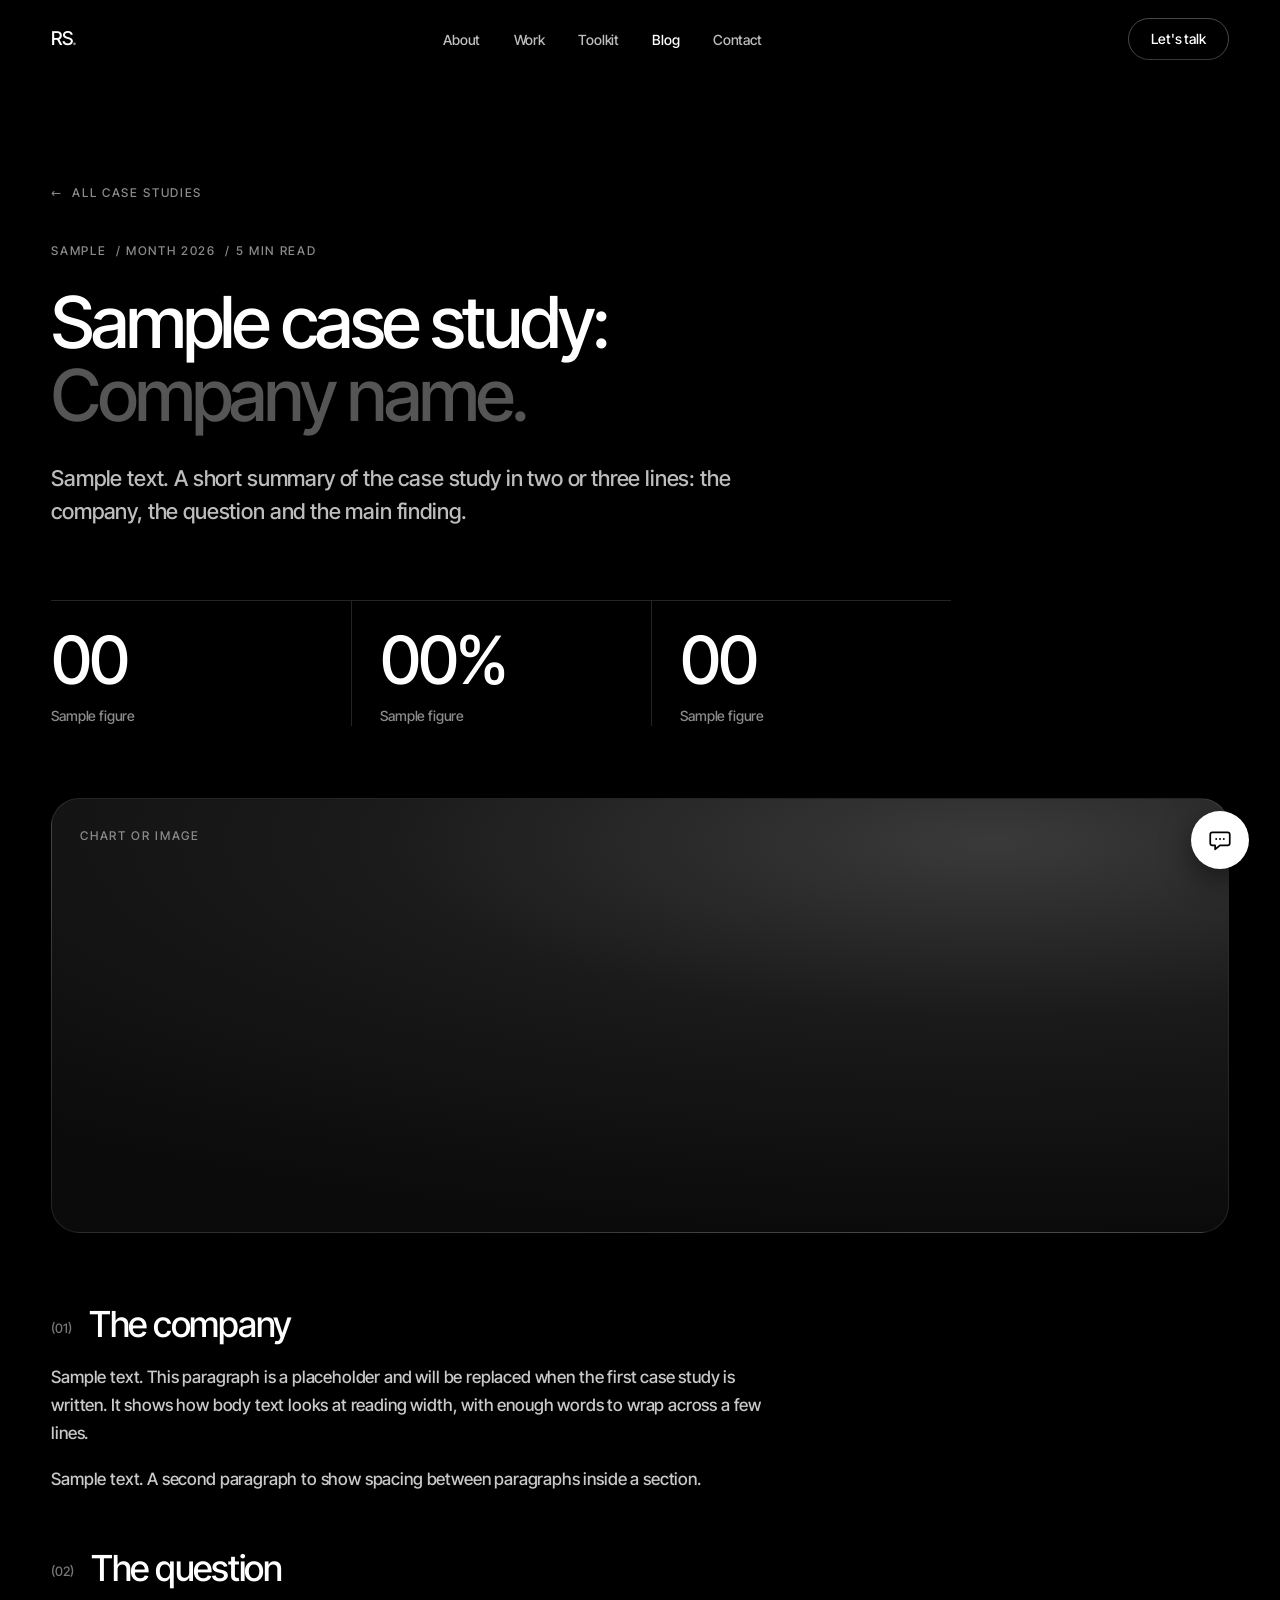
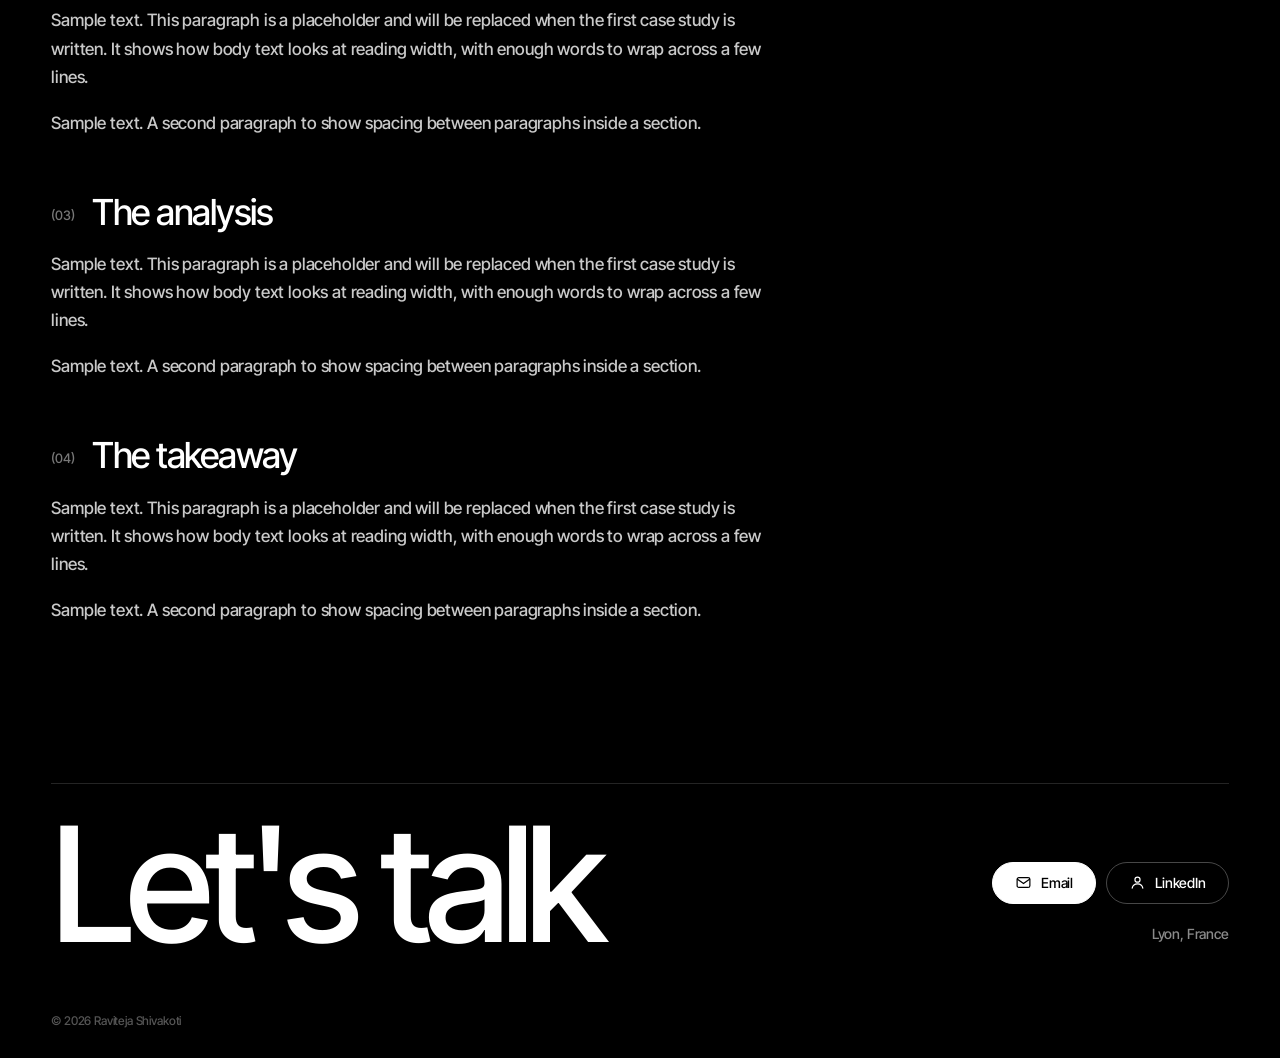
<file: blog/sample-case-study.html>
<!DOCTYPE html>
<html lang="en">
<head>
<meta charset="utf-8">
<meta name="viewport" content="width=device-width, initial-scale=1">
<title>Sample case study | Raviteja Shivakoti</title>
<meta name="description" content="Sample case study page.">
<meta name="robots" content="noindex">
<meta name="theme-color" content="#000000">
<link rel="icon" href="../assets/img/favicon.svg" type="image/svg+xml">
<link rel="preload" href="../assets/fonts/inter-tight-latin-wght-normal.woff2" as="font" type="font/woff2" crossorigin>
<link rel="stylesheet" href="../assets/css/style.css?v=20261116m">
<script>document.documentElement.classList.add('js');</script>
</head>
<body>

<header class="nav" id="top">
  <a class="logo" href="../" aria-label="Raviteja Shivakoti, home">RS<span>.</span></a>
  <nav class="links" aria-label="Sections">
    <a href="../#about">About</a>
    <a href="../#work">Work</a>
    <a href="../#toolkit">Toolkit</a>
    <a href="./" aria-current="page">Blog</a>
    <a href="../#contact">Contact</a>
  </nav>
  <a class="pill roll" href="../#contact"><span data-t="Let's talk">Let's talk</span></a>
</header>

<main>
<article class="section post">
  <a class="back tag reveal" href="./">&larr; &nbsp;All case studies</a>
  <p class="tag reveal">Sample &nbsp;/ Month 2026 &nbsp;/ 5 min read</p>
  <h1 class="stack reveal">Sample case study:<br><span class="dim">Company name.</span></h1>
  <p class="lead reveal">Sample text. A short summary of the case study in two or three lines: the company, the question and the main finding.</p>
  <div class="stats post-stats">
    <div class="stat reveal"><b>00</b><span>Sample figure</span></div>
    <div class="stat reveal"><b>00%</b><span>Sample figure</span></div>
    <div class="stat reveal"><b>00</b><span>Sample figure</span></div>
  </div>
  <div class="card post-figure reveal"><p class="tag">Chart or image</p></div>
  <div class="post-body reveal">
    <h2><i>(01)</i> The company</h2>
    <p>Sample text. This paragraph is a placeholder and will be replaced when the first case study is written. It shows how body text looks at reading width, with enough words to wrap across a few lines.</p>
    <p>Sample text. A second paragraph to show spacing between paragraphs inside a section.</p>
    <h2><i>(02)</i> The question</h2>
    <p>Sample text. This paragraph is a placeholder and will be replaced when the first case study is written. It shows how body text looks at reading width, with enough words to wrap across a few lines.</p>
    <p>Sample text. A second paragraph to show spacing between paragraphs inside a section.</p>
    <h2><i>(03)</i> The analysis</h2>
    <p>Sample text. This paragraph is a placeholder and will be replaced when the first case study is written. It shows how body text looks at reading width, with enough words to wrap across a few lines.</p>
    <p>Sample text. A second paragraph to show spacing between paragraphs inside a section.</p>
    <h2><i>(04)</i> The takeaway</h2>
    <p>Sample text. This paragraph is a placeholder and will be replaced when the first case study is written. It shows how body text looks at reading width, with enough words to wrap across a few lines.</p>
    <p>Sample text. A second paragraph to show spacing between paragraphs inside a section.</p>
  </div>
</article>
</main>

<footer class="section contact">
  <div class="contact-inner">
    <h2 class="big reveal">Let's talk</h2>
    <div class="side reveal">
      <div class="btns">
        <a class="pill solid roll" href="mailto:raviteja.shivakoti@edu.em-lyon.com"><svg class="ic" viewBox="0 0 24 24" aria-hidden="true"><rect x="3" y="5" width="18" height="14" rx="2.5"/><path d="M3.5 7.5 12 13.5l8.5-6"/></svg><span data-t="Email">Email</span></a>
        <a class="pill roll" href="https://www.linkedin.com/in/raviteja-shivakoti" target="_blank" rel="noopener"><svg class="ic" viewBox="0 0 24 24" aria-hidden="true"><circle cx="12" cy="8" r="3.6"/><path d="M4.5 20c.8-4 3.7-6 7.5-6s6.700 2 7.500 6"/></svg><span data-t="LinkedIn">LinkedIn</span></a>
      </div>
      <p>Lyon, France</p>
    </div>
  </div>
  <p class="fine">© <span id="year">2026</span> Raviteja Shivakoti</p>
</footer>

<button class="chat-fab" type="button" aria-label="Chat assistant" aria-expanded="false" aria-controls="chat-tip">
  <svg viewBox="0 0 24 24" aria-hidden="true"><path d="M5 5h14a2 2 0 0 1 2 2v8a2 2 0 0 1-2 2h-7l-4.500 3.500V17H5a2 2 0 0 1-2-2V7a2 2 0 0 1 2-2Z"/><circle cx="8.500" cy="11" r=".9"/><circle cx="12" cy="11" r=".9"/><circle cx="15.500" cy="11" r=".9"/></svg>
</button>
<p class="chat-tip card" id="chat-tip" role="status" hidden>Chat assistant coming soon.</p>

<script src="../assets/js/main.js?v=20261116m" defer></script>
</body>
</html>
</file>
<file: assets/css/style.css>
@font-face {
  font-family: "Inter Tight";
  src: url("../fonts/inter-tight-latin-ext-wght-normal.woff2") format("woff2");
  font-weight: 100 900; font-style: normal; font-display: swap;
  unicode-range: U+0100-02BA, U+02BD-02C5, U+02C7-02CC, U+02CE-02D7, U+02DD-02FF, U+0304, U+0308, U+0329, U+1D00-1DBF, U+1E00-1E9F, U+1EF2-1EFF, U+2020, U+20A0-20AB, U+20AD-20C0, U+2113, U+2C60-2C7F, U+A720-A7FF;
}
@font-face {
  font-family: "Inter Tight";
  src: url("../fonts/inter-tight-latin-wght-normal.woff2") format("woff2");
  font-weight: 100 900; font-style: normal; font-display: swap;
  unicode-range: U+0000-00FF, U+0131, U+0152-0153, U+02BB-02BC, U+02C6, U+02DA, U+02DC, U+0304, U+0308, U+0329, U+2000-206F, U+20AC, U+2122, U+2191, U+2193, U+2212, U+2215, U+FEFF, U+FFFD;
}

:root {
  --bg: #000; --fg: #e8e8e8; --white: #fff; --muted: #8a8a8a; --dim: #555;
  --line: rgba(255,255,255,.14); --surface: #111;
  --pad: clamp(20px, 4vw, 56px);
  --ease: cubic-bezier(.2,.7,.1,1);
}
* { box-sizing: border-box; margin: 0; padding: 0; }
html { scroll-behavior: smooth; -webkit-text-size-adjust: 100%; }
body { background: var(--bg); color: var(--fg); font-family: "Inter Tight", "Inter", system-ui, sans-serif; font-weight: 500; font-size: 16px; line-height: 1.5; letter-spacing: -0.01em; -webkit-font-smoothing: antialiased; overflow-x: hidden; }
a { color: inherit; text-decoration: none; }
img { max-width: 100%; height: auto; display: block; }
button { font: inherit; color: inherit; background: none; border: 0; cursor: pointer; text-align: left; }
:focus-visible { outline: 2px solid #fff; outline-offset: 3px; border-radius: 6px; }

.tag { font-size: 12px; letter-spacing: .14em; text-transform: uppercase; color: var(--muted); }
.card { background: var(--surface); border: 1px solid rgba(255,255,255,.1); border-radius: 28px; }
.section { padding: clamp(72px, 11vw, 150px) var(--pad) 0; max-width: 1560px; margin: 0 auto; scroll-margin-top: 40px; }
.h2 { font-weight: 500; font-size: clamp(34px, 4.2vw, 60px); line-height: 1.05; letter-spacing: -0.04em; color: var(--white); margin-top: 16px; }
h3 { font-weight: 500; letter-spacing: -0.03em; color: var(--white); }

/* pills with text-roll hover */
.pill { display: inline-flex; border: 1px solid rgba(255,255,255,.28); border-radius: 999px; padding: 11px 22px; font-size: 14px; color: var(--white); line-height: 1.3; transition: background .3s, color .3s, border-color .3s; }
.pill.solid { background: var(--white); color: #000; border-color: var(--white); }
.pill:hover { background: var(--white); color: #000; border-color: var(--white); }
.pill.solid:hover { background: transparent; color: var(--white); }
.roll { overflow: hidden; }
.roll span { display: block; position: relative; transition: transform .45s var(--ease); }
.roll span::after { content: attr(data-t); position: absolute; left: 0; top: 100%; padding-top: 11px; white-space: nowrap; }
.roll:hover span { transform: translateY(calc(-100% - 11px)); }

.pill { align-items: center; gap: 9px; }
.ic { width: 17px; height: 17px; flex: none; fill: none; stroke: currentColor; stroke-width: 1.7; stroke-linecap: round; stroke-linejoin: round; }

/* chat launcher (placeholder) */
.chat-fab { position: fixed; right: clamp(16px, 2.4vw, 32px); bottom: clamp(16px, 2.4vw, 32px); z-index: 60; width: 58px; height: 58px; border-radius: 50%; background: var(--white); color: #000; display: flex; align-items: center; justify-content: center; box-shadow: 0 10px 30px rgba(0,0,0,.5); transition: transform .4s var(--ease); }
.chat-fab:hover { transform: scale(1.08); }
.chat-fab svg { width: 26px; height: 26px; fill: none; stroke: currentColor; stroke-width: 1.6; stroke-linecap: round; stroke-linejoin: round; }
.chat-fab circle { fill: currentColor; stroke: none; }
.chat-tip { position: fixed; right: clamp(16px, 2.4vw, 32px); bottom: calc(clamp(16px, 2.4vw, 32px) + 70px); z-index: 60; padding: 12px 16px; border-radius: 16px; font-size: 14px; color: var(--white); }
.chat-tip[hidden] { display: none; }

/* nav */
.nav { position: fixed; top: 0; left: 0; right: 0; z-index: 50; display: flex; align-items: center; justify-content: space-between; padding: 18px var(--pad); background: linear-gradient(#000c, #0000); backdrop-filter: blur(10px); -webkit-backdrop-filter: blur(10px); mask-image: linear-gradient(#000 70%, transparent); }
.logo { color: var(--white); font-size: 19px; letter-spacing: -0.03em; }
.logo span { color: var(--muted); }
.links { display: flex; gap: clamp(18px, 2.6vw, 38px); font-size: 14px; color: #bdbdbd; }
.links a { transition: color .25s; }
.links a:hover { color: var(--white); }
.nav-right { display: flex; align-items: center; }
.lang { font-size: 13px; letter-spacing: .08em; color: #bdbdbd; margin-right: 16px; padding: 6px 2px; transition: color .25s; }
.lang:hover { color: var(--white); }

/* hero */
.hero-bg { position: absolute; inset: 0; z-index: 0; overflow: hidden; background: #0b0d1c; }
.hero-bg img { position: absolute; left: 0; top: -6%; width: 100%; height: 112%; object-fit: cover; object-position: 50% 42%; will-change: transform; transform: scale(1.04); animation: heroDrift 18s ease-in-out infinite alternate; }
.hero-bg::after { content: ''; position: absolute; inset: 0; background: linear-gradient(180deg, rgba(0,0,0,.55) 0%, rgba(0,0,0,0) 22%, rgba(0,0,0,0) 55%, rgba(0,0,0,.7) 88%, #000 100%); }
@media (min-aspect-ratio: 1/1) {
  .hero-bg img { left: 0; right: 0; margin: 0 auto; width: auto; height: 108%; top: -4%; object-fit: initial; max-width: none; -webkit-mask-image: linear-gradient(90deg, transparent, #000 22%, #000 78%, transparent); mask-image: linear-gradient(90deg, transparent, #000 22%, #000 78%, transparent); }
}
@keyframes heroDrift { from { transform: scale(1.04) translateY(0); } to { transform: scale(1.1) translateY(-1.5%); } }
.wordmark, .hero-left { z-index: 2; }
.hero { position: relative; height: 100svh; min-height: 620px; max-height: 1000px; overflow: hidden; }
.wordmark { position: absolute; left: 0; right: 0; top: 46%; margin-top: -.5em; text-align: center; font-weight: 500; font-size: 20.6vw; line-height: .9; letter-spacing: -0.045em; color: var(--white); white-space: nowrap; }
.wordmark span { display: inline-block; overflow: hidden; padding: 0 .04em .06em; }
.wordmark i { font-style: normal; display: inline-block; }
.hero-subject { position: absolute; left: 50%; bottom: clamp(40px, 7vh, 80px); width: min(46vw, 640px); transform: translateX(-50%); z-index: 2; }
.hero-subject img { position: relative; width: 100%; filter: drop-shadow(0 30px 40px rgba(0,0,0,.6)); will-change: transform; }
.glow { position: absolute; inset: -18% -22%; background: radial-gradient(closest-side, rgba(150,150,150,.34), rgba(90,90,90,.14) 55%, transparent 100%); }
.hero-left { position: absolute; left: var(--pad); bottom: clamp(36px, 7vh, 64px); z-index: 3; }
.hero-hello { font-size: clamp(17px, 1.5vw, 21px); color: #bdbdbd; letter-spacing: -0.02em; }
.hero-sub { font-size: clamp(14px, 1.2vw, 16px); color: var(--muted); margin-top: 14px; }
.hero-line { font-size: clamp(24px, 2.5vw, 36px); line-height: 1.12; letter-spacing: -0.035em; color: var(--white); margin-top: 12px; }
.hero-card { position: absolute; right: var(--pad); bottom: clamp(36px, 7vh, 64px); z-index: 3; width: 330px; padding: 16px; display: flex; gap: 14px; align-items: center; border-radius: 22px; transition: border-color .3s, transform .4s var(--ease); }
.hero-card:hover { border-color: rgba(255,255,255,.4); transform: translateY(-3px); }
.avatar { width: 58px; height: 58px; border-radius: 16px; background: linear-gradient(160deg, #4a4a4a, #1a1a1a); display: flex; align-items: center; justify-content: center; color: var(--white); font-size: 17px; flex: none; }
.hero-card-text b { display: block; color: var(--white); font-weight: 500; font-size: 16px; letter-spacing: -0.02em; }
.hero-card-text small { font-size: 13px; color: var(--muted); }
.arrow { margin-left: auto; width: 38px; height: 38px; border-radius: 50%; background: var(--white); color: #000; display: flex; align-items: center; justify-content: center; font-size: 17px; flex: none; transition: transform .4s var(--ease); }
.hero-card:hover .arrow { transform: rotate(45deg); }
.hero-caption { position: absolute; left: 50%; transform: translateX(-50%); bottom: 14px; font-size: 10.5px; color: var(--dim); z-index: 3; white-space: nowrap; }

/* intro */
.stack { font-weight: 500; font-size: clamp(40px, 6.4vw, 92px); line-height: 1.02; letter-spacing: -0.045em; color: var(--white); margin-top: 26px; }
.stack .dim { color: var(--dim); }
.intro-row { display: flex; justify-content: space-between; align-items: flex-end; gap: 32px; margin-top: 34px; }
.intro-row p { max-width: 520px; font-size: 17px; line-height: 1.55; color: #bdbdbd; }
.stats { display: grid; grid-template-columns: repeat(4, 1fr); border-top: 1px solid var(--line); margin-top: clamp(56px, 8vw, 110px); }
.stat { padding: 26px 0 0; }
.stat + .stat { padding-left: 28px; border-left: 1px solid var(--line); }
.stat b { display: block; font-weight: 500; font-size: clamp(44px, 5.2vw, 76px); letter-spacing: -0.05em; color: var(--white); line-height: 1; font-variant-numeric: tabular-nums; }
.stat span { display: block; margin-top: 12px; font-size: 14px; color: var(--muted); }

/* marquee */
.marquee { margin-top: clamp(72px, 10vw, 140px); border-top: 1px solid var(--line); border-bottom: 1px solid var(--line); overflow: hidden; padding: 22px 0; }
.marquee-track { display: flex; align-items: center; gap: 44px; width: max-content; animation: slide 36s linear infinite; font-size: clamp(34px, 5vw, 72px); letter-spacing: -0.045em; color: var(--white); white-space: nowrap; line-height: 1.1; padding-left: 44px; }
.marquee-track em { font-style: normal; color: var(--dim); }
@keyframes slide { to { transform: translateX(-50%); } }

/* work */
.work { display: grid; grid-template-columns: minmax(0, 600px) minmax(0, 1fr); gap: clamp(28px, 4vw, 56px); margin-top: 8px; align-items: start; }
.rows { margin-top: 34px; }
.row { width: 100%; display: flex; flex-wrap: wrap; align-items: baseline; gap: 6px 20px; padding: 19px 22px; border-top: 1px solid rgba(255,255,255,.12); font-size: clamp(17px, 1.5vw, 21px); letter-spacing: -0.025em; color: #d6d6d6; border-radius: 16px; transition: background .35s, color .35s, padding .35s var(--ease); }
.row i { font-style: normal; font-size: 13px; color: #777; width: 34px; }
.row em { font-style: normal; margin-left: auto; font-size: 13px; color: #777; }
.row:hover:not(.on) { padding-left: 30px; color: var(--white); }
.row.on { background: var(--white); color: #000; border-top-color: transparent; }
.row.on i, .row.on em { color: #555; }
.row.on + .inline + .row { border-top-color: transparent; }
.inline { display: none; background: var(--white); color: #333; border-radius: 0 0 16px 16px; font-size: 15px; line-height: 1.5; padding: 0 22px 20px 76px; }
.inline img { width: 100%; max-height: 150px; object-fit: contain; background: #111; border-radius: 14px; padding: 18px; margin: 0 0 16px; }
.inline img.banner { padding: 0; background: none; object-fit: cover; }
.inline b { display: block; font-weight: 500; font-size: 34px; letter-spacing: -0.04em; color: #000; line-height: 1.1; }
.inline small { display: block; font-size: 13px; color: #555; margin-bottom: 8px; }
.inline .verify { display: inline-block; margin-top: 12px; color: #000; border-color: rgba(0,0,0,.4); }
.shot { position: sticky; top: 96px; min-height: min(690px, 74vh); overflow: hidden; background: radial-gradient(120% 90% at 80% 10%, #4a4a4a 0%, #1d1d1d 45%, #0b0b0b 100%); }
.group { padding: 0 22px 12px; }
.rows .group:not(:first-child) { margin-top: 44px; }
.rows .group + .row { border-top-color: transparent; }
.shot-art { position: absolute; top: 70px; left: 24px; right: 24px; height: 50%; display: flex; align-items: center; justify-content: center; transition: opacity .25s; }
.shot-art[hidden] { display: none; }
.shot-art img { width: 100%; max-height: 100%; object-fit: contain; opacity: .9; -webkit-mask-image: linear-gradient(180deg, #000 45%, rgba(0,0,0,.12) 100%); mask-image: linear-gradient(180deg, #000 45%, rgba(0,0,0,.12) 100%); }
.shot-art.banner img { border-radius: 16px; opacity: .92; }
.shot.swap .shot-art { opacity: 0; }
.shot-title { position: absolute; top: 28px; left: 30px; right: 30px; }
.over { position: absolute; left: 30px; right: 30px; bottom: 30px; display: flex; justify-content: space-between; align-items: flex-end; gap: 24px; transition: opacity .25s, transform .4s var(--ease); }
.shot.swap .over, .shot.swap .shot-title { opacity: 0; transform: translateY(10px); }
.shot-title { transition: opacity .25s, transform .4s var(--ease); }
.shot-stat { font-weight: 500; font-size: clamp(54px, 6.6vw, 96px); letter-spacing: -0.05em; color: var(--white); line-height: .95; display: block; white-space: nowrap; }
.shot-label { font-size: 15px; color: #bdbdbd; display: block; margin-top: 10px; }
.shot-side { max-width: 290px; }
.shot-link { display: inline-block; margin-top: 14px; }
.shot-link[hidden] { display: none; }
.shot-text { font-size: 14px; line-height: 1.5; color: #bdbdbd; }

/* shared head row */
.head-row { display: flex; justify-content: space-between; align-items: flex-end; gap: 32px; }
.head-row p { max-width: 380px; color: var(--muted); font-size: 15px; line-height: 1.55; }

/* design lab */
.lab { display: grid; grid-template-columns: repeat(3, 1fr); gap: 14px; margin-top: 34px; }
.feature { grid-column: 1 / -1; display: grid; grid-template-columns: minmax(0, 360px) minmax(0, 1fr); gap: 24px; padding: clamp(22px, 3vw, 40px); align-items: end; background: radial-gradient(90% 120% at 70% 40%, #3c3c3c 0%, #1a1a1a 50%, #0c0c0c 100%); overflow: hidden; }
.feature h3 { font-size: clamp(30px, 3.4vw, 48px); line-height: 1.05; margin: 14px 0 12px; }
.feature p:not(.tag) { color: #bdbdbd; font-size: 15px; }
.feature-views { display: flex; align-items: flex-end; justify-content: flex-end; gap: clamp(10px, 2vw, 30px); }
.feature-views img { width: 74%; filter: drop-shadow(0 24px 30px rgba(0,0,0,.55)); transition: transform .8s var(--ease); }
.feature-views img.front { width: 20%; }
.feature:hover .feature-views img { transform: translateX(-10px); }
.feature:hover .feature-views img.front { transform: translateY(-8px); }
.mini { padding: 26px; transition: border-color .3s, transform .5s var(--ease); }
.mini:hover { border-color: rgba(255,255,255,.35); transform: translateY(-4px); }
.mini h3 { font-size: 26px; margin: 46px 0 10px; }
.mini p:not(.tag) { color: var(--muted); font-size: 14.5px; line-height: 1.55; }

.nx { grid-column: 1 / -1; padding: clamp(22px, 3vw, 40px); }
.nx-head h3 { font-size: clamp(30px, 3.4vw, 48px); line-height: 1.05; margin-top: 14px; }
.nx-cols { display: grid; grid-template-columns: repeat(3, 1fr); margin-top: clamp(28px, 4vw, 52px); border-top: 1px solid var(--line); }
.nx-cols > div { padding: 24px 28px 0 0; }
.nx-cols > div + div { padding-left: 28px; border-left: 1px solid var(--line); }
.nx-cols h4 { font-weight: 500; font-size: 24px; letter-spacing: -0.03em; color: var(--white); margin: 22px 0 10px; }
.nx-cols p:not(.tag) { color: var(--muted); font-size: 14.5px; line-height: 1.55; }
@media (min-width: 961px) { .nx-cols p:not(.tag) { min-height: 6.3em; } }
.shots { display: grid; grid-template-columns: 1fr 1fr; gap: 8px; margin-top: 22px; }
.shots img { width: 100%; border-radius: 12px; transition: transform .6s var(--ease); }
.shots img.main { grid-column: 1 / -1; border-radius: 16px; }
.shots img:hover { transform: scale(1.02); }

/* toolkit */
.grid { display: grid; grid-template-columns: repeat(6, 1fr); gap: 14px; margin-top: 34px; }
.tile { position: relative; height: 104px; border-radius: 20px; display: flex; flex-direction: column; justify-content: space-between; padding: 14px 16px; font-size: 17px; letter-spacing: -0.02em; color: var(--white); transition: background .3s, color .3s; }
.tile small { font-size: 11px; color: #666; letter-spacing: .1em; }
.tile em { position: absolute; top: 14px; right: 16px; font-style: normal; font-size: 11px; letter-spacing: .06em; color: var(--muted); }
.tile:hover { background: var(--white); color: #000; }
.edu { display: grid; grid-template-columns: 1fr 1fr; gap: 14px; margin-top: 14px; }
.edu-card { padding: 26px; }
.edu-card h3 { font-size: clamp(22px, 2.2vw, 30px); line-height: 1.1; margin: 40px 0 10px; }
.edu-card p:not(.tag) { color: var(--muted); font-size: 14.5px; }

.certs-head { margin-top: clamp(56px, 7vw, 96px); }
.certs { display: grid; grid-template-columns: repeat(4, 1fr); gap: 14px; margin-top: 30px; }
.cert { padding: 24px; display: flex; flex-direction: column; transition: border-color .3s, transform .5s var(--ease); }
.cert:hover { border-color: rgba(255,255,255,.35); transform: translateY(-4px); }
.cert h3 { font-size: 22px; line-height: 1.15; margin: 34px 0 10px; }
.cert p:not(.tag) { color: var(--muted); font-size: 14.5px; line-height: 1.55; margin-bottom: 18px; }
.verify { margin-top: auto; font-size: 13px; color: var(--white); border-bottom: 1px solid rgba(255,255,255,.3); align-self: flex-start; padding-bottom: 2px; transition: border-color .25s; }
.verify:hover { border-color: var(--white); }

/* blog */
.page-head, .post { padding-top: clamp(120px, 14vw, 190px); }
.posts { margin-top: clamp(48px, 7vw, 96px); border-bottom: 1px solid var(--line); }
.post-row { display: grid; grid-template-columns: 54px minmax(0, 1.1fr) minmax(0, 1fr) auto 44px; gap: 8px 24px; align-items: center; padding: 30px 22px; border-top: 1px solid var(--line); border-radius: 0; transition: background .35s, color .35s, padding .4s var(--ease), border-radius .35s; }
.post-row i { font-style: normal; font-size: 13px; color: #777; }
.post-title { font-size: clamp(22px, 2.4vw, 34px); letter-spacing: -0.035em; line-height: 1.1; color: var(--white); }
.post-sum { font-size: 14.5px; color: var(--muted); line-height: 1.5; }
.post-row em { font-style: normal; font-size: 12px; letter-spacing: .1em; text-transform: uppercase; color: #777; white-space: nowrap; }
.post-row b { font-weight: 500; width: 38px; height: 38px; border-radius: 50%; border: 1px solid rgba(255,255,255,.28); display: flex; align-items: center; justify-content: center; transition: transform .4s var(--ease), background .3s, color .3s; }
.post-row:hover { background: var(--white); border-radius: 20px; padding-left: 32px; }
.post-row:hover .post-title { color: #000; }
.post-row:hover .post-sum, .post-row:hover i, .post-row:hover em { color: #444; }
.post-row:hover b { background: #000; color: #fff; border-color: #000; transform: rotate(45deg); }
.post-row:hover + .post-row { border-top-color: transparent; }
.back { display: inline-block; margin-bottom: 40px; transition: color .25s; }
.back:hover { color: var(--white); }
.post .stack { font-size: clamp(38px, 5.6vw, 80px); }
.lead { max-width: 720px; font-size: clamp(18px, 1.7vw, 22px); line-height: 1.5; color: #bdbdbd; margin-top: 30px; }
.post-stats { grid-template-columns: repeat(3, 1fr); max-width: 900px; margin-top: clamp(40px, 6vw, 72px); }
.post-figure { margin-top: clamp(40px, 6vw, 72px); min-height: clamp(220px, 34vw, 460px); padding: 28px; background: radial-gradient(120% 90% at 80% 10%, #3a3a3a 0%, #1a1a1a 45%, #0b0b0b 100%); }
.post-body { max-width: 720px; margin-top: clamp(40px, 6vw, 72px); }
.post-body h2 { font-weight: 500; font-size: clamp(26px, 2.8vw, 38px); letter-spacing: -0.035em; line-height: 1.1; color: var(--white); margin: 56px 0 18px; }
.post-body h2 i { font-style: normal; font-size: 13px; letter-spacing: 0; color: #777; margin-right: 10px; vertical-align: middle; }
.post-body p { font-size: 17px; line-height: 1.65; color: #c9c9c9; margin-bottom: 18px; }
.links a[aria-current] { color: var(--white); }

/* contact */
.contact { padding-bottom: 28px; }
.contact-inner { border-top: 1px solid var(--line); padding-top: 28px; display: flex; justify-content: space-between; align-items: flex-end; gap: 32px; }
.big { font-weight: 500; font-size: clamp(64px, 12.5vw, 190px); letter-spacing: -0.055em; line-height: .9; color: var(--white); }
.side { text-align: right; padding-bottom: 10px; }
.btns { display: flex; gap: 10px; justify-content: flex-end; margin-bottom: 18px; flex-wrap: wrap; }
.side p { font-size: 14px; color: var(--muted); line-height: 1.7; }
.fine { margin-top: 56px; font-size: 12px; color: var(--dim); }

/* motion */
.js .reveal { opacity: 0; transform: translateY(28px); transition: opacity .9s var(--ease), transform .9s var(--ease); }
.js .reveal.in { opacity: 1; transform: none; }
.js .wordmark i { transform: translateY(105%); transition: transform 1.1s var(--ease); }
.js .loaded .wordmark i { transform: none; }
.js .hero-bg img { opacity: 0; transition: opacity 1.6s ease; }
.js .loaded .hero-bg img { opacity: 1; }
.js .hero-subject, .js .hero-left, .js .hero-card, .js .hero-caption { opacity: 0; transition: opacity 1s ease .55s, margin .9s var(--ease) .55s; }
.js .loaded .hero-subject, .js .loaded .hero-left, .js .loaded .hero-card, .js .loaded .hero-caption { opacity: 1; }

@media (max-width: 960px) {
  .links { margin-left: auto; margin-right: 18px; }
  .links a { display: none; }
  .links a[href='blog/'], .links a[href='./'], .links a[href='../blog/'] { display: block; }
  .post-row { grid-template-columns: 40px minmax(0, 1fr) 40px; padding: 24px 10px; }
  .post-row .post-sum, .post-row em { grid-column: 2; }
  .post-row b { grid-column: 3; grid-row: 1; }
  .post-stats { grid-template-columns: 1fr 1fr 1fr; }
  .post-stats .stat:nth-child(3) { padding-left: 28px; border-left: 1px solid var(--line); }
  .work { grid-template-columns: 1fr; }
  .shot { display: none; }
  .row.on { border-radius: 16px 16px 0 0; }
  .row.on + .inline { display: block; }
  .lab { grid-template-columns: 1fr; }
  .feature { grid-template-columns: 1fr; }
  .feature-views { justify-content: center; }
  .nx-cols { grid-template-columns: 1fr; border-top: 0; }
  .nx-cols > div, .nx-cols > div + div { padding: 22px 0 0; border-left: 0; border-top: 1px solid var(--line); margin-top: 22px; }
  .grid { grid-template-columns: repeat(3, 1fr); }
  .certs { grid-template-columns: 1fr 1fr; }
  .stats { grid-template-columns: 1fr 1fr; row-gap: 30px; }
  .stat:nth-child(3) { padding-left: 0; border-left: 0; }
  .head-row, .intro-row { flex-direction: column; align-items: flex-start; }
}
@media (max-width: 640px) {
  .hero { min-height: 600px; }
  .hero-subject { width: 78vw; bottom: 250px; }
  .hero-left { right: 96px; bottom: 28px; }
  .hero-card { left: var(--pad); right: var(--pad); width: auto; bottom: 40px; }
  .grid, .edu { grid-template-columns: 1fr 1fr; }
  .edu, .certs { grid-template-columns: 1fr; }
  .contact-inner { flex-direction: column; align-items: flex-start; }
  .side { text-align: left; }
  .btns { justify-content: flex-start; }
  .row { padding: 16px 14px; }
  .inline { padding: 0 14px 18px; }
}
@media (prefers-reduced-motion: reduce) {
  .hero-bg img { animation: none; }
  html { scroll-behavior: auto; }
  .marquee-track { animation: none; }
  .js .reveal, .js .wordmark i, .js .hero-subject, .js .hero-left, .js .hero-card, .js .hero-caption { opacity: 1; transform: none; transition: none; }
  .roll span, .row, .mini, .feature-views img { transition: none; }
}

.edu-logo { width: 64px; height: 64px; border-radius: 12px; display: block; }
.edu-card.has-logo { display: grid; grid-template-columns: 64px 1fr; column-gap: 22px; align-content: start; }
.edu-card.has-logo .tag { grid-column: 1 / -1; }
.edu-card.has-logo .edu-logo { grid-column: 1; grid-row: 2 / span 2; align-self: start; margin-top: 40px; }
.edu-card.has-logo h3, .edu-card.has-logo p:not(.tag) { grid-column: 2; }
@media (max-width: 640px) {
  .edu-card.has-logo { display: flex; flex-direction: column; }
  .edu-card.has-logo .edu-logo { order: 5; margin-top: 18px; }
}
</file>
